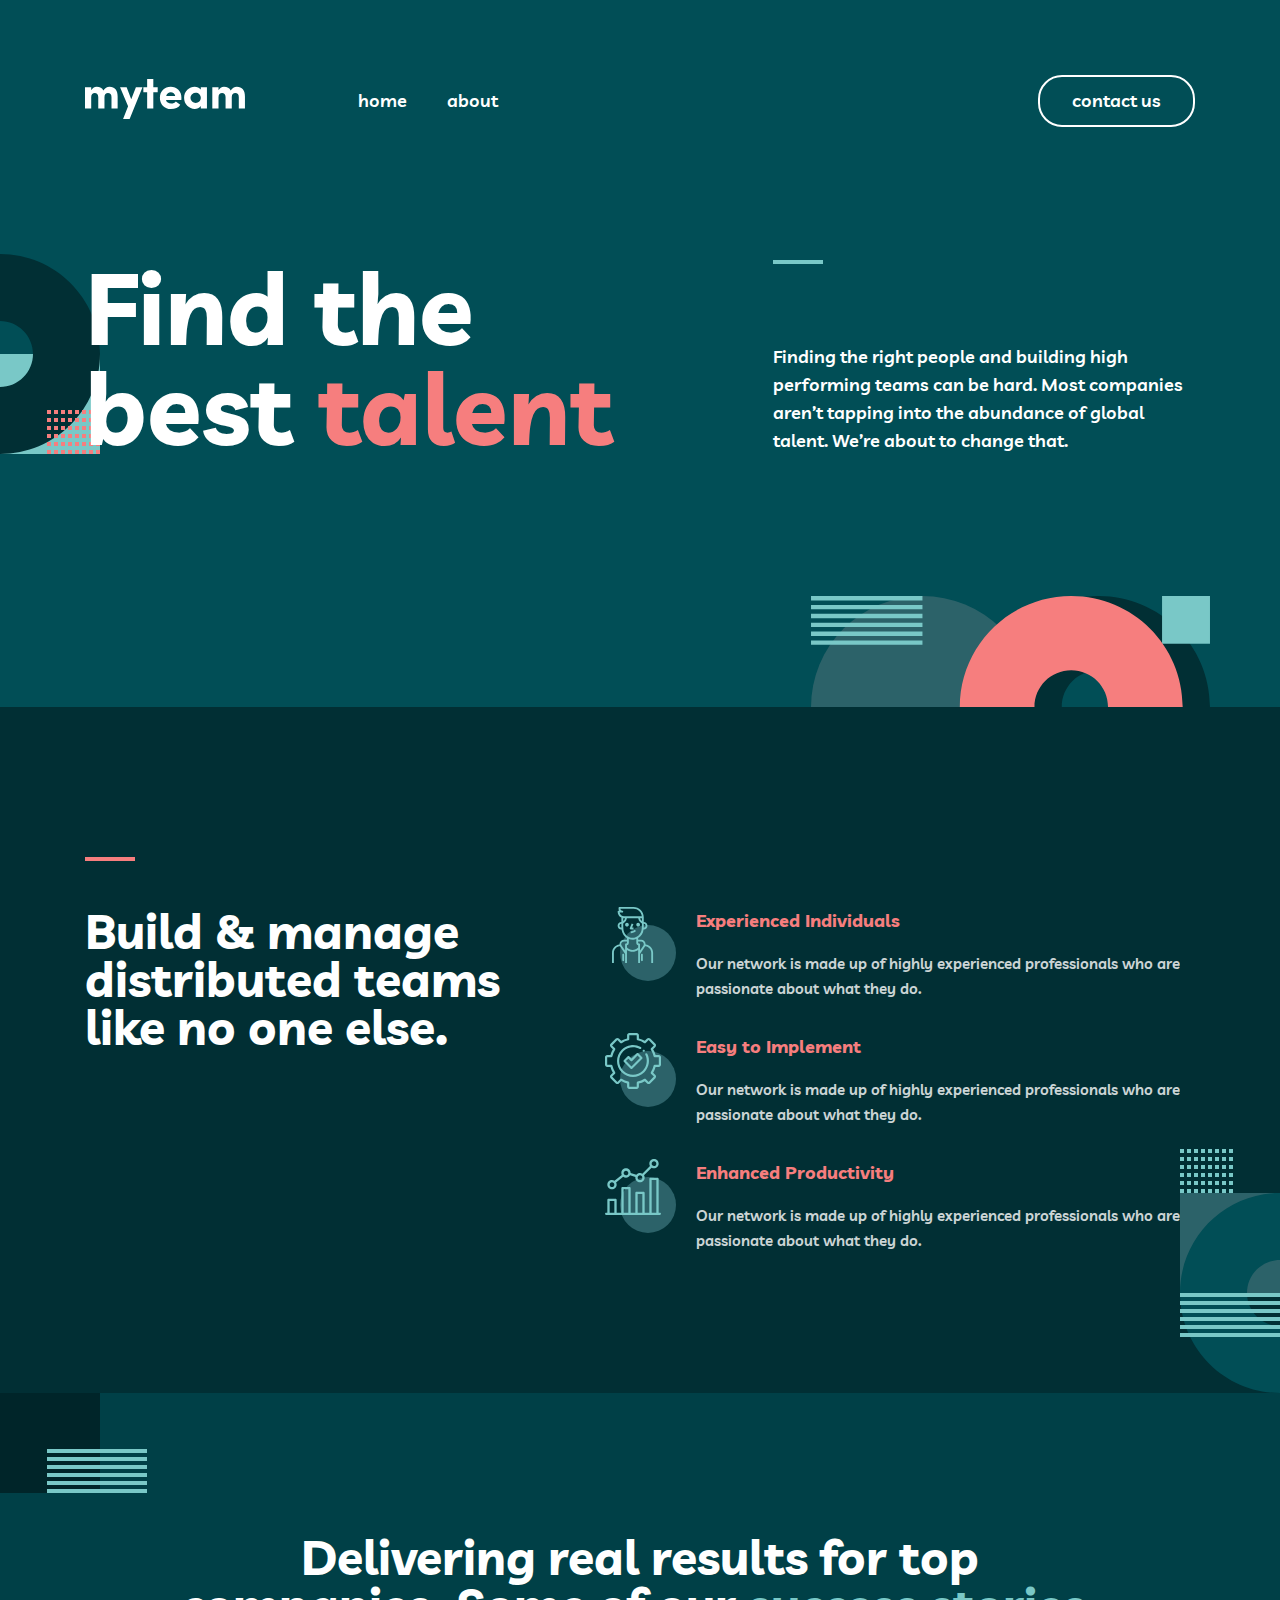
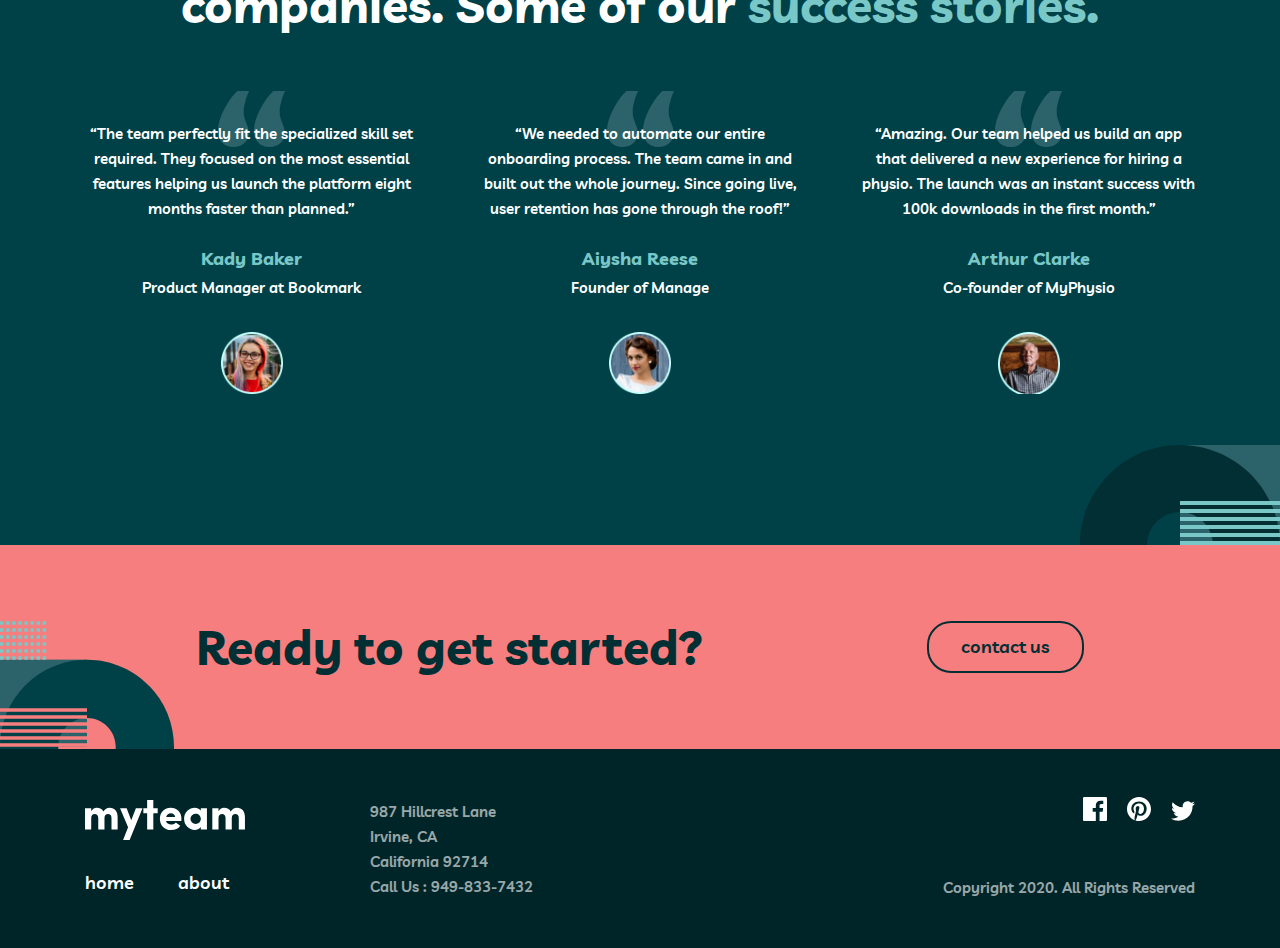
<file: index.html>
<!DOCTYPE html>
<html lang="en">

<head>
    <meta charset="UTF-8">
    <meta name="viewport" content="width=device-width, initial-scale=1.0">
    <link rel="stylesheet" href="./assets/styles/styles.css">
    <title> My Team | Home </title>
</head>

<body>
    <div class="modal">
        <div class="modal__overlay"></div>
        <div class="modal__window">
            <div class="modal-x">
                <a href="#" class="modal-x__btn">
                    <img src="./assets/Images/icons/moda-x.svg" alt="modal-x" class="x-btn-img">
                </a>
            </div>

            <div class="modal-bottom">
                <a href="#" class="nav-link">
                    home
                </a>

                <a href="#" class="nav-link">
                    about
                </a>

                <a href="#" class="nav-link--button">
                    contact us
                </a>
            </div>
        </div>
    </div>
    
    <!-- Header -->

    <header class="header">
        <div class="header__inner container">

            <!-- Navbar -->

            <nav class="nav">
                <div class="nav__left">
                    <a href="#" class="nav-logo">
                        <img src="./assets/Images/myteam.svg" alt="logo" class="nav-logo__Image">
                    </a>
                </div>

                <a href="javascript:void(0)" class="burger" id="burger">
                    <span class="burger__line"></span>
                    <span class="burger__line"></span>
                    <span class="burger__line"></span>
                </a>


                <div class="nav__right">
                    <a href="#" class="nav-link">
                        home
                    </a>

                    <a href="#" class="nav-link">
                        about
                    </a>

                    <a href="#" class="nav-link--button">
                        contact us
                    </a>
                </div>
            </nav>

            <!-- Site Hero -->

            <div class="site-hero">
                <div class="site-hero__left">
                    <h1 class="big-heading">
                        Find the best
                        <span class="big-heading--red">
                            talent
                        </span>
                    </h1>
                </div>


                <div class="site-hero__right">
                    <a href="JavaScript:Void(0)" class="hero-line"></a>

                    <p class="primary-text">
                        Finding the right people and building high performing teams can be hard. Most companies aren’t
                        tapping into the abundance of global talent. We’re about to change that.
                    </p>
                </div>


            </div>
        </div>
    </header>

    <!-- Main -->

    <main class="main">

        <!-- Team Section -->

        <div class="team-section">
            <div class="team-section__inner container">
                <div class="team-right">
                    <a href="JavaScript:Void(0)" class="team-right__line"></a>

                    <h2 class="team-right__heading">
                        Build & manage distributed teams like no one else.
                    </h2>
                </div>

                <div class="team-left">
                    <div class="team-left__item">
                        <div class="team-item-left">
                            <svg class="team-item-left__icon" width="56" height="56" viewBox="0 0 56 56"
                                xmlns="http://www.w3.org/2000/svg">
                                <path fill-rule="evenodd" clip-rule="evenodd"
                                    d="M14.4958 0H28.4958C34.1565 0 38.7625 4.606 38.7625 10.2666V10.2667V14.9333C40.8214 14.9333 42.4958 16.6078 42.4958 18.6667C42.4958 20.7256 40.8214 22.4 38.7625 22.4H38.55C38.2613 26.0674 36.1975 29.2747 33.1623 31.101V32.6667H36.1118C38.6029 32.6667 40.6292 34.693 40.6291 37.1842C40.6298 37.2541 40.6289 37.3238 40.6263 37.3934L40.7476 37.4014C44.9636 37.9624 48.0958 41.5427 48.0959 45.7333V56H46.2292V45.7334C46.2292 42.4733 43.7932 39.6891 40.561 39.258L40.1563 39.2323C40.0733 39.3986 39.9798 39.5606 39.8759 39.7172L35.0291 46.9513V56H33.1623V42.9565C31.5585 44.1449 29.6053 44.8 27.5625 44.8C25.5193 44.8 23.5662 44.1451 21.9625 42.9571V56H20.0958V46.9507L15.251 39.7198C15.1464 39.5623 15.0523 39.3996 14.9689 39.2326L14.5023 39.2634C11.3318 39.689 8.89576 42.4732 8.89576 45.7333V56H7.02905V45.7333C7.02905 41.5426 10.1613 37.9633 14.3165 37.407L14.4982 37.3946C14.4954 37.3215 14.4943 37.2481 14.495 37.1746C14.495 34.6929 16.5212 32.6666 19.0123 32.6666H21.9625V31.1315C19.2932 29.5509 17.3029 26.8626 16.72 23.577C16.6621 23.2503 16.6183 22.9208 16.5903 22.5904L16.5756 22.4H16.3625C14.3035 22.4 12.6292 20.7255 12.6292 18.6666C12.6292 16.6077 14.3035 14.9333 16.3625 14.9333H16.3639L16.3626 10.5691C14.1571 9.51877 12.6292 7.26788 12.6292 4.66659C12.6292 4.15144 13.0473 3.7333 13.5625 3.7333H14.0636C13.7445 3.18358 13.5625 2.54603 13.5625 1.86659V0.933297C13.5625 0.418141 13.9806 0 14.4958 0ZM33.1623 35.672V34.5334H36.1118C37.5733 34.5334 38.7625 35.7234 38.7625 37.1934C38.768 37.7264 38.615 38.2415 38.3229 38.6811L35.0291 43.5973V37.5387C35.0292 37.0226 34.6119 36.6053 34.0958 36.6053H33.9371C33.4891 36.5287 33.1586 36.1377 33.1623 35.672ZM29.5133 32.4996C30.1282 32.3806 30.7236 32.2126 31.2956 32V35.6636C31.2863 36.8807 32.0563 37.9363 33.1623 38.3254V40.4479C31.7314 42.032 29.7086 42.9333 27.5625 42.9333C25.4163 42.9333 23.3935 42.0319 21.9625 40.4494V38.3264C23.0676 37.9373 23.8375 36.8826 23.8292 35.672V32.0136C25.0092 32.4416 26.2729 32.6723 27.5728 32.6723C28.2121 32.6723 28.8618 32.6153 29.5133 32.4996ZM20.0958 37.5387V43.5959L16.804 38.6829C16.51 38.2414 16.357 37.7253 16.3626 37.1839C16.3625 35.7224 17.5515 34.5333 19.0132 34.5333H21.9625V35.6786C21.9653 36.1377 21.6358 36.5288 21.1878 36.6054H21.0291C20.5139 36.6054 20.0958 37.0226 20.0958 37.5387ZM35.1286 11.1999H36.896L36.8969 14.0611C36.1833 13.4162 35.4004 12.4564 35.1286 11.1999ZM33.2295 11.1999C33.6437 14.0413 35.8703 15.7542 36.8976 16.4045L36.8986 19.5273L36.7016 22.0715C36.4422 26.3238 33.3398 29.8584 29.1725 30.6647C24.2034 31.5467 19.4396 28.2213 18.5567 23.2503C18.5092 22.9796 18.4727 22.7071 18.4503 22.4401L18.2292 19.6V16.4032C19.2574 15.752 21.4814 14.0394 21.8953 11.1999H33.2295ZM16.3625 16.8H16.3644L16.3653 19.6719L16.4317 20.5333H16.3625C15.333 20.5333 14.4958 19.6961 14.4958 18.6666C14.4958 17.6372 15.333 16.8 16.3625 16.8ZM19.9963 11.1999C19.7247 12.4555 18.9424 13.4148 18.2292 14.0597V11.1334C18.534 11.1772 18.8457 11.1999 19.1625 11.1999H19.9963ZM38.7625 19.6V16.8C39.7919 16.8 40.6292 17.6372 40.6292 18.6667C40.6292 19.6961 39.792 20.5334 38.7625 20.5334H38.6912L38.7625 19.6ZM14.59 5.6C15.0232 7.72702 16.9094 9.3333 19.1625 9.3333V9.33341H36.8435C36.3778 5.13898 32.8125 1.8667 28.4958 1.8667H15.4291C15.4291 2.89625 16.2663 3.73341 17.2958 3.73341C17.8109 3.73341 18.2291 4.15155 18.2291 4.6667C18.2291 5.18186 17.8109 5.6 17.2958 5.6H14.59ZM23.8292 17.7333C23.8292 18.7642 22.9934 19.6 21.9625 19.6C20.9315 19.6 20.0958 18.7642 20.0958 17.7333C20.0958 16.7023 20.9315 15.8666 21.9625 15.8666C22.9934 15.8666 23.8292 16.7023 23.8292 17.7333ZM33.1625 19.6C34.1934 19.6 35.0292 18.7642 35.0292 17.7333C35.0292 16.7023 34.1934 15.8666 33.1625 15.8666C32.1315 15.8666 31.2958 16.7023 31.2958 17.7333C31.2958 18.7642 32.1315 19.6 33.1625 19.6ZM27.0743 20.5333L28.4286 17.1472L26.6954 16.4537L24.8287 21.1204C24.7139 21.4079 24.7494 21.7346 24.923 21.9903C25.0966 22.246 25.386 22.4 25.6959 22.4H28.4959V20.5333H27.0743ZM25.8545 24.2667C27.3076 24.2657 28.674 23.7001 29.7026 22.6726L31.0223 23.9933C29.6419 25.3727 27.806 26.1324 25.8545 26.1334H25.6958V24.2667H25.8545ZM17.2959 47.6C17.2959 47.0839 17.714 46.6667 18.2292 46.6667C18.7443 46.6667 19.1625 47.0839 19.1625 47.6V53.2C19.1625 53.7161 18.7443 54.1333 18.2292 54.1333C17.714 54.1333 17.2959 53.7161 17.2959 53.2V47.6ZM35.9625 47.6C35.9625 47.0839 36.3796 46.6667 36.8958 46.6667C37.4119 46.6667 37.8292 47.0839 37.8291 47.6V53.2C37.8291 53.7161 37.4119 54.1333 36.8958 54.1333C36.3796 54.1333 35.9625 53.7161 35.9625 53.2V47.6Z" />
                            </svg>
                        </div>

                        <div class="team-item-right">
                            <h3 class="team-item-right__heading">
                                Experienced Individuals
                            </h3>

                            <p class="team-item-right__text">
                                Our network is made up of highly experienced professionals who are passionate about what
                                they do.
                            </p>
                        </div>
                    </div>

                    <div class="team-left__item">
                        <div class="team-item-left">
                            <svg class="team-item-left__icon" width="56" height="56" viewBox="0 0 56 56"
                                xmlns="http://www.w3.org/2000/svg">
                                <path fill-rule="evenodd" clip-rule="evenodd"
                                    d="M33.9062 53.8125C33.9062 55.0186 32.9249 56 31.7188 56H24.2812C23.0751 56 22.0938 55.0186 22.0938 53.8125V50.5471C20.0357 50.0092 18.0717 49.1948 16.2354 48.1177L13.9244 50.4287C13.0712 51.2815 11.6835 51.2815 10.8307 50.4287L5.57129 45.1693C4.71851 44.3165 4.71851 42.9288 5.57129 42.076L7.88226 39.7646C6.80518 37.9283 5.99084 35.9643 5.45294 33.9062H2.1875C0.981384 33.9062 0 32.9249 0 31.7188V24.2812C0 23.0751 0.981384 22.0938 2.1875 22.0938H5.44568C5.98187 20.0323 6.79535 18.0648 7.87244 16.2251L5.57129 13.924C4.71851 13.0712 4.71851 11.6835 5.57129 10.8307L10.8307 5.57129C11.6835 4.71851 13.0712 4.71851 13.9244 5.57129L16.2174 7.86475C18.0588 6.78253 20.0289 5.96478 22.0938 5.42517V2.1875C22.0938 0.981384 23.0751 0 24.2812 0H31.7188C32.9249 0 33.9062 0.981384 33.9062 2.1875V5.41791C35.9741 5.95581 37.948 6.77271 39.7924 7.85449L42.076 5.57129C42.9288 4.71851 44.3165 4.71851 45.1693 5.57129L50.4287 10.8307C51.2815 11.6835 51.2815 13.0712 50.4287 13.9244L48.1455 16.2076C49.2273 18.052 50.0442 20.0259 50.5821 22.0938H53.8125C55.0186 22.0938 56 23.0751 56 24.2812V31.7188C56 32.9249 55.0186 33.9062 53.8125 33.9062H50.5748C50.0352 35.9711 49.217 37.9412 48.1353 39.7826L50.4283 42.076C51.2811 42.9288 51.2811 44.3165 50.4283 45.1693L45.1693 50.4287C44.3165 51.2815 42.9288 51.2815 42.0756 50.4287L39.7749 48.1276C37.9348 49.2047 35.9673 50.0181 33.9062 50.5543V53.8125ZM16.0713 45.641C16.2747 45.641 16.4785 45.6974 16.6596 45.8127C18.7407 47.1415 21.0167 48.0853 23.4238 48.618C23.9249 48.7291 24.2812 49.173 24.2812 49.6862V53.8125H31.7188V49.6921C31.7188 49.1786 32.0759 48.7343 32.5775 48.624C34.988 48.0934 37.2674 47.1509 39.3519 45.823C39.7843 45.5474 40.3504 45.6094 40.7131 45.9721L43.6227 48.8817L48.8817 43.6227L45.9785 40.7195C45.6154 40.3564 45.5538 39.7894 45.8307 39.3566C47.1641 37.2717 48.1118 34.9902 48.6462 32.5762C48.7569 32.0751 49.2012 31.7188 49.7139 31.7188H53.8125V24.2812H49.7199C49.2064 24.2812 48.762 23.9241 48.6518 23.4225C48.1199 21.0051 47.174 18.7202 45.8405 16.6318C45.5645 16.199 45.6265 15.6329 45.9892 15.2698L48.8817 12.3773L43.6227 7.11835L40.7302 10.0108C40.3675 10.3735 39.801 10.4355 39.3682 10.1595C37.2798 8.82605 34.9949 7.88055 32.5775 7.34821C32.0759 7.23798 31.7188 6.79364 31.7188 6.28009V2.1875H24.2812V6.28607C24.2812 6.79919 23.9249 7.2431 23.4242 7.35419C21.0098 7.88867 18.7283 8.83588 16.6434 10.1693C16.211 10.4462 15.6436 10.3846 15.2809 10.0215L12.3773 7.11835L7.11835 12.3773L10.0279 15.2873C10.3906 15.6496 10.4526 16.2157 10.177 16.6481C8.84912 18.7326 7.90662 21.012 7.37598 23.4225C7.26575 23.9241 6.82141 24.2812 6.30786 24.2812H2.1875V31.7188H6.31384C6.82697 31.7188 7.27087 32.0755 7.38196 32.5762C7.91473 34.9838 8.85895 37.2593 10.1873 39.3404C10.4633 39.7732 10.4017 40.3397 10.0386 40.7025L7.11835 43.6227L12.3773 48.8821L15.2975 45.9614C15.509 45.7504 15.7889 45.641 16.0713 45.641ZM16.7083 39.2917C19.8217 42.4046 23.9108 43.9615 28 43.9615C32.0892 43.9615 36.1783 42.4046 39.2917 39.2917C44.1597 34.4241 45.3646 27.0182 42.2901 20.8641C42.0201 20.3237 41.363 20.1041 40.8229 20.3741C40.2825 20.6441 40.0633 21.3012 40.3333 21.8417C42.9865 27.1528 41.9462 33.5439 37.7451 37.7451C35.0581 40.432 31.5295 41.7753 28 41.7748C24.4714 41.7744 20.9419 40.4312 18.2554 37.7451C12.8819 32.3716 12.8819 23.6284 18.2554 18.2554C22.6026 13.9077 29.38 12.9691 34.736 15.9726C35.2628 16.2682 35.9293 16.0807 36.2249 15.5535C36.5201 15.0267 36.3326 14.3602 35.8058 14.0649C32.8296 12.3961 29.3181 11.7219 25.9167 12.1671C22.4039 12.6268 19.2197 14.1974 16.7083 16.7083C10.4821 22.9346 10.4821 33.0654 16.7083 39.2917ZM38.7572 18.8138C38.4684 18.8138 38.1873 18.6976 37.9826 18.4929C37.7792 18.2896 37.6635 18.0084 37.6635 17.72C37.6635 17.4321 37.7792 17.1501 37.9826 16.9467C38.186 16.7429 38.4684 16.6263 38.7572 16.6263C39.0447 16.6263 39.3267 16.7429 39.5305 16.9467C39.7339 17.1501 39.851 17.4321 39.851 17.72C39.851 18.0084 39.7339 18.2896 39.5305 18.4929C39.3259 18.6976 39.0447 18.8138 38.7572 18.8138ZM26.4564 36.0574C26.1663 36.0574 25.8881 35.9421 25.683 35.737L18.7664 28.8199C18.3391 28.3931 18.3391 27.7005 18.7664 27.2733L22.6893 23.3499C22.8944 23.1448 23.1725 23.0298 23.4626 23.0298C23.7527 23.0298 24.0313 23.1448 24.2364 23.3499L26.4564 25.5703L31.764 20.263C32.1909 19.8358 32.8834 19.8358 33.3107 20.263L37.2341 24.1864C37.6609 24.6132 37.6609 25.3058 37.2341 25.733L27.2301 35.737C27.0246 35.9421 26.7465 36.0574 26.4564 36.0574ZM21.0863 28.0466L26.4564 33.4166L34.9137 24.9597L32.5374 22.5834L27.2301 27.8906C27.025 28.0957 26.7465 28.2111 26.4564 28.2111C26.1663 28.2111 25.8881 28.0957 25.683 27.8906L23.4626 25.6702L21.0863 28.0466Z" />
                            </svg>
                        </div>

                        <div class="team-item-right">
                            <h3 class="team-item-right__heading">
                                Easy to Implement
                            </h3>

                            <p class="team-item-right__text">
                                Our network is made up of highly experienced professionals who are passionate about what
                                they do.
                            </p>
                        </div>
                    </div>

                    <div class="team-left__item">
                        <div class="team-item-left">
                            <svg class="team-item-left__icon" width="56" height="56" viewBox="0 0 56 56"
                                xmlns="http://www.w3.org/2000/svg">
                                <path fill-rule="evenodd" clip-rule="evenodd"
                                    d="M44.3333 4.6667C44.3333 2.093 46.4263 0 49 0C51.5737 0 53.6667 2.093 53.6667 4.6667C53.6667 7.24041 51.5737 9.33341 49 9.33341C48.1355 9.33341 47.3252 9.09726 46.6303 8.68608L39.0194 16.297C39.4306 16.992 39.6667 17.8022 39.6667 18.6667C39.6667 21.2404 37.5737 23.3334 35 23.3334C32.4263 23.3334 30.3333 21.2404 30.3333 18.6667C30.3333 18.4032 30.3552 18.1447 30.3974 17.893L25.0246 16.3608C24.2129 17.7396 22.7129 18.6667 21 18.6667C19.9493 18.6667 18.9788 18.3179 18.1981 17.73L11.0811 23.4046C11.4541 24.075 11.6667 24.8465 11.6667 25.6667C11.6667 28.2404 9.5737 30.3334 7 30.3334C4.4263 30.3334 2.3333 28.2404 2.3333 25.6667C2.3333 23.093 4.4263 21 7 21C7.90488 21 8.75035 21.2587 9.46631 21.7061L16.7404 15.9062C16.4788 15.3239 16.3333 14.6787 16.3333 14C16.3333 11.4263 18.4263 9.3333 21 9.3333C23.5737 9.3333 25.6667 11.4263 25.6667 14C25.6667 14.0389 25.6662 14.0777 25.6653 14.1165L31.3656 15.742C32.2217 14.6803 33.5327 14 35 14C35.8645 14 36.6748 14.2361 37.3697 14.6473L44.9806 7.03637C44.5694 6.34145 44.3333 5.5312 44.3333 4.6667ZM19.2225 15.5101C19.209 15.491 19.1948 15.4722 19.18 15.4537C19.1649 15.4348 19.1494 15.4164 19.1334 15.3987C18.8404 15.0086 18.6667 14.524 18.6667 14C18.6667 12.7143 19.712 11.6667 21 11.6667C22.288 11.6667 23.3333 12.7144 23.3333 14C23.3333 15.2857 22.288 16.3333 21 16.3333C20.2882 16.3333 19.6506 16.0133 19.2225 15.5101ZM8.61291 23.982C8.1938 23.5805 7.62552 23.3334 7 23.3334C5.712 23.3334 4.6667 24.381 4.6667 25.6667C4.6667 26.9523 5.712 28 7 28C8.288 28 9.3333 26.9523 9.3333 25.6667C9.3333 25.0421 9.08657 24.4737 8.68515 24.0543C8.66023 24.0314 8.63612 24.0073 8.61291 23.982ZM47.3975 6.3613C47.3831 6.34522 47.3681 6.32945 47.3527 6.314C47.3373 6.29859 47.3215 6.28369 47.3055 6.26933C46.9096 5.85087 46.6667 5.28643 46.6667 4.6667C46.6667 3.381 47.712 2.33341 49 2.33341C50.288 2.33341 51.3333 3.38111 51.3333 4.6667C51.3333 5.9523 50.288 7 49 7C48.3796 7 47.8155 6.75694 47.3975 6.3613ZM52.5 18.6667C53.144 18.6667 53.6667 19.1893 53.6667 19.8334V53.6667H54.8333C55.4773 53.6667 56 54.1893 56.0001 54.8333C56.0001 55.4773 55.4774 56 54.8334 56H52.5159L52.5 56.0001H45.5L45.4841 56H38.5159L38.5 56.0001H31.5L31.4841 56H24.5159L24.5 56.0001H17.5L17.4841 56H10.5H3.5H1.1667C0.522703 56 0 55.4773 0 54.8333C0 54.1893 0.522703 53.6667 1.1667 53.6667H2.3333V40.8334C2.3333 40.1894 2.856 39.6667 3.5 39.6667H10.5C11.144 39.6667 11.6667 40.1893 11.6667 40.8333V53.6667H16.3333V29.1667C16.3333 28.5227 16.856 28 17.5 28H24.5C25.144 28 25.6667 28.5227 25.6667 29.1667V53.6667H30.3333V33.8334C30.3333 33.1894 30.856 32.6667 31.5 32.6667H38.5C39.144 32.6667 39.6667 33.1893 39.6667 33.8334V53.6667H44.3333V19.8334C44.3333 19.1894 44.856 18.6667 45.5 18.6667H52.5ZM51.3333 21V53.6667H46.6666V21H51.3333ZM37.3333 53.6667V35H32.6666V53.6667H37.3333ZM18.6666 30.3333H23.3333V53.6667H18.6666V30.3333ZM9.33341 53.6667V42H4.6667V53.6667H9.3333H9.33341ZM35 21C33.712 21 32.6667 19.9523 32.6667 18.6667C32.6667 17.381 33.712 16.3334 35 16.3334C36.288 16.3334 37.3333 17.3811 37.3333 18.6667C37.3333 19.9523 36.288 21 35 21Z" />
                            </svg>
                        </div>

                        <div class="team-item-right">
                            <h3 class="team-item-right__heading">
                                Enhanced Productivity
                            </h3>

                            <p class="team-item-right__text">
                                Our network is made up of highly experienced professionals who are passionate about what
                                they do.
                            </p>
                        </div>
                    </div>
                </div>
            </div>
        </div>

        <!-- Stories Section -->

        <div class="stories-section">
            <div class="stories-section__inner container">
                <div class="stories-top">
                    <h2 class="stories-top__heading">
                        Delivering real results for top companies. Some of our
                        <span class="blue-text">
                            success stories.
                        </span>
                    </h2>
                </div>

                <div class="stories-bottom">
                    <div class="stories-bottom__item">
                        <blockquote class="primary-text">
                            “The team perfectly fit the specialized skill set required. They focused on the most
                            essential features helping us launch the platform eight months faster than planned.”
                        </blockquote>

                        <h3 class="name-heading">
                            Kady Baker
                        </h3>

                        <p class="primary-text--bottom">
                            Product Manager at Bookmark
                        </p>

                        <img src="./assets/Images/Oval@2x.png" alt="team" class="team-img">
                    </div>

                    <div class="stories-bottom__item">
                        <blockquote class="primary-text">
                            “We needed to automate our entire onboarding process. The team came in and built out the
                            whole journey. Since going live, user retention has gone through the roof!”
                        </blockquote>
                        <h3 class="name-heading">
                            Aiysha Reese
                        </h3>

                        <p class="primary-text--bottom">
                            Founder of Manage
                        </p>

                        <img src="./assets/Images/oval3.png" alt="team" class="team-img">
                    </div>

                    <div class="stories-bottom__item">
                        <blockquote class="primary-text">
                            “Amazing. Our team helped us build an app that delivered a new experience for hiring a
                            physio. The launch was an instant success with 100k downloads in the first month.”
                        </blockquote>

                        <h3 class="name-heading">
                            Arthur Clarke
                        </h3>

                        <p class="primary-text--bottom">
                            Co-founder of MyPhysio
                        </p>

                        <img src="./assets/Images/oval2.png" alt="team" class="team-img">
                    </div>
                </div>
            </div>
        </div>

        <!-- Little Red Section -->

        <div class="little-section">
            <div class="little-section__inner container">
                <h2 class="primary-heading--blue">
                    Ready to get started?
                </h2>

                <a href="#" class="primary-button">
                    contact us
                </a>
            </div>
        </div>
    </main>

    <!-- Footer -->

    <footer class="footer-desk">
        <div class="footer-desk__inner container">
            <div class="footer-left">
                <div class="footer-left__inner">
                    <a href="#" class="logo">
                        <img src="./assets/Images/myteam.svg" alt="logo" class="logo__img">
                    </a>

                    <div class="footer-links">
                        <a href="#" class="footer-links__link">
                            home
                        </a>

                        <a href="#" class="footer-links__link">
                            about
                        </a>
                    </div>
                </div>

                <div class="footer-left__right">
                    <a href="#" class="adress">987 Hillcrest Lane</a>
                    <a href="#" class="adress">Irvine, CA</a>
                    <a href="#" class="adress">California 92714</a>
                    <a href="tel:+9498337432" class="adress">Call Us : 949-833-7432</a>
                </div>
            </div>

            <div class="footer-right">
                <div class="footer-right__top">
                    <a href="#" class="socials">
                        <svg width="24" height="24" viewBox="0 0 24 24" xmlns="http://www.w3.org/2000/svg"
                            class="socials__icon">
                            <path
                                d="M22.675 0H1.325C0.593 0 0 0.593 0 1.325V22.676C0 23.407 0.593 24 1.325 24H12.82V14.706H9.692V11.084H12.82V8.413C12.82 5.313 14.713 3.625 17.479 3.625C18.804 3.625 19.942 3.724 20.274 3.768V7.008L18.356 7.009C16.852 7.009 16.561 7.724 16.561 8.772V11.085H20.148L19.681 14.707H16.561V24H22.677C23.407 24 24 23.407 24 22.675V1.325C24 0.593 23.407 0 22.675 0Z" />
                        </svg>
                    </a>

                    <a href="#" class="socials">
                        <svg width="24" height="24" viewBox="0 0 24 24" xmlns="http://www.w3.org/2000/svg"
                            class="socials__icon">
                            <path id="Path"
                                d="M12 0C5.373 0 0 5.372 0 12C0 17.084 3.163 21.426 7.627 23.174C7.522 22.225 7.427 20.769 7.669 19.733C7.887 18.796 9.076 13.768 9.076 13.768C9.076 13.768 8.717 13.049 8.717 11.986C8.717 10.318 9.684 9.072 10.888 9.072C11.911 9.072 12.406 9.841 12.406 10.762C12.406 11.791 11.751 13.33 11.412 14.757C11.129 15.951 12.011 16.926 13.189 16.926C15.322 16.926 16.961 14.677 16.961 11.431C16.961 8.558 14.897 6.549 11.949 6.549C8.535 6.549 6.531 9.11 6.531 11.756C6.531 12.787 6.928 13.894 7.424 14.494C7.522 14.613 7.536 14.718 7.507 14.839L7.174 16.199C7.121 16.419 7 16.466 6.772 16.36C5.273 15.662 4.336 13.471 4.336 11.711C4.336 7.926 7.086 4.449 12.265 4.449C16.428 4.449 19.663 7.416 19.663 11.38C19.663 15.516 17.056 18.844 13.436 18.844C12.22 18.844 11.077 18.213 10.686 17.466L9.938 20.319C9.667 21.362 8.936 22.669 8.446 23.465C9.57 23.812 10.763 24 12 24C18.627 24 24 18.627 24 12C24 5.372 18.627 0 12 0Z" />
                        </svg>
                    </a>

                    <a href="#" class="socials">
                        <svg width="24" height="20" viewBox="0 0 24 20" xmlns="http://www.w3.org/2000/svg"
                            class="socials__icon">
                            <path id="Path"
                                d="M24 2.55699C23.117 2.94899 22.168 3.21299 21.172 3.33199C22.189 2.72299 22.97 1.75799 23.337 0.607986C22.386 1.17199 21.332 1.58199 20.21 1.80299C19.313 0.845986 18.032 0.247986 16.616 0.247986C13.437 0.247986 11.101 3.21399 11.819 6.29299C7.728 6.08799 4.1 4.12799 1.671 1.14899C0.381 3.36199 1.002 6.25699 3.194 7.72299C2.388 7.69699 1.628 7.47599 0.965 7.10699C0.911 9.38799 2.546 11.522 4.914 11.997C4.221 12.185 3.462 12.229 2.69 12.081C3.316 14.037 5.134 15.46 7.29 15.5C5.22 17.123 2.612 17.848 0 17.54C2.179 18.937 4.768 19.752 7.548 19.752C16.69 19.752 21.855 12.031 21.543 5.10599C22.505 4.41099 23.34 3.54399 24 2.55699Z" />
                        </svg>
                    </a>
                </div>

                <p class="footer-right__copyright">
                    Copyright 2020. All Rights Reserved
                </p>
            </div>
        </div>
    </footer>

    <footer class="footer-tab">
        <div class="footer-tab__inner container">
            <div class="footer-left">
                <a href="#" class="footer-left__logo">
                    <img src="./assets/Images/myteam.svg" alt="logo" class="logo-img">
                </a>

                <div class="footer-links">
                    <a href="#" class="footer-links__link">
                        home
                    </a>

                    <a href="#" class="footer-links__link">
                        about
                    </a>
                </div>

                <div class="footer-right">
                    <div class="footer-right__top">
                        <a href="#" class="socials">
                            <svg width="24" height="24" viewBox="0 0 24 24" xmlns="http://www.w3.org/2000/svg"
                                class="socials__icon">
                                <path
                                    d="M22.675 0H1.325C0.593 0 0 0.593 0 1.325V22.676C0 23.407 0.593 24 1.325 24H12.82V14.706H9.692V11.084H12.82V8.413C12.82 5.313 14.713 3.625 17.479 3.625C18.804 3.625 19.942 3.724 20.274 3.768V7.008L18.356 7.009C16.852 7.009 16.561 7.724 16.561 8.772V11.085H20.148L19.681 14.707H16.561V24H22.677C23.407 24 24 23.407 24 22.675V1.325C24 0.593 23.407 0 22.675 0Z" />
                            </svg>
                        </a>

                        <a href="#" class="socials">
                            <svg width="24" height="24" viewBox="0 0 24 24" xmlns="http://www.w3.org/2000/svg"
                                class="socials__icon">
                                <path id="Path"
                                    d="M12 0C5.373 0 0 5.372 0 12C0 17.084 3.163 21.426 7.627 23.174C7.522 22.225 7.427 20.769 7.669 19.733C7.887 18.796 9.076 13.768 9.076 13.768C9.076 13.768 8.717 13.049 8.717 11.986C8.717 10.318 9.684 9.072 10.888 9.072C11.911 9.072 12.406 9.841 12.406 10.762C12.406 11.791 11.751 13.33 11.412 14.757C11.129 15.951 12.011 16.926 13.189 16.926C15.322 16.926 16.961 14.677 16.961 11.431C16.961 8.558 14.897 6.549 11.949 6.549C8.535 6.549 6.531 9.11 6.531 11.756C6.531 12.787 6.928 13.894 7.424 14.494C7.522 14.613 7.536 14.718 7.507 14.839L7.174 16.199C7.121 16.419 7 16.466 6.772 16.36C5.273 15.662 4.336 13.471 4.336 11.711C4.336 7.926 7.086 4.449 12.265 4.449C16.428 4.449 19.663 7.416 19.663 11.38C19.663 15.516 17.056 18.844 13.436 18.844C12.22 18.844 11.077 18.213 10.686 17.466L9.938 20.319C9.667 21.362 8.936 22.669 8.446 23.465C9.57 23.812 10.763 24 12 24C18.627 24 24 18.627 24 12C24 5.372 18.627 0 12 0Z" />
                            </svg>
                        </a>

                        <a href="#" class="socials">
                            <svg width="24" height="20" viewBox="0 0 24 20" xmlns="http://www.w3.org/2000/svg"
                                class="socials__icon">
                                <path id="Path"
                                    d="M24 2.55699C23.117 2.94899 22.168 3.21299 21.172 3.33199C22.189 2.72299 22.97 1.75799 23.337 0.607986C22.386 1.17199 21.332 1.58199 20.21 1.80299C19.313 0.845986 18.032 0.247986 16.616 0.247986C13.437 0.247986 11.101 3.21399 11.819 6.29299C7.728 6.08799 4.1 4.12799 1.671 1.14899C0.381 3.36199 1.002 6.25699 3.194 7.72299C2.388 7.69699 1.628 7.47599 0.965 7.10699C0.911 9.38799 2.546 11.522 4.914 11.997C4.221 12.185 3.462 12.229 2.69 12.081C3.316 14.037 5.134 15.46 7.29 15.5C5.22 17.123 2.612 17.848 0 17.54C2.179 18.937 4.768 19.752 7.548 19.752C16.69 19.752 21.855 12.031 21.543 5.10599C22.505 4.41099 23.34 3.54399 24 2.55699Z" />
                            </svg>
                        </a>
                    </div>
                </div>
            </div>

            <div class="footer-right">
                <div class="footer-right__inner">
                    <a href="#" class="adress">987 Hillcrest Lane</a>
                    <a href="#" class="adress">Irvine, CA</a>
                    <a href="#" class="adress">California 92714</a>
                    <a href="tel:+9498337432" class="adress">Call Us : 949-833-7432</a>
                </div>

                <p class="footer-right__copyright">
                    Copyright 2020. All Rights Reserved
                </p>

            </div>
        </div>
    </footer>


    <script src="./assets/scripts/Main.js"></script>
</body>

</html>
</file>
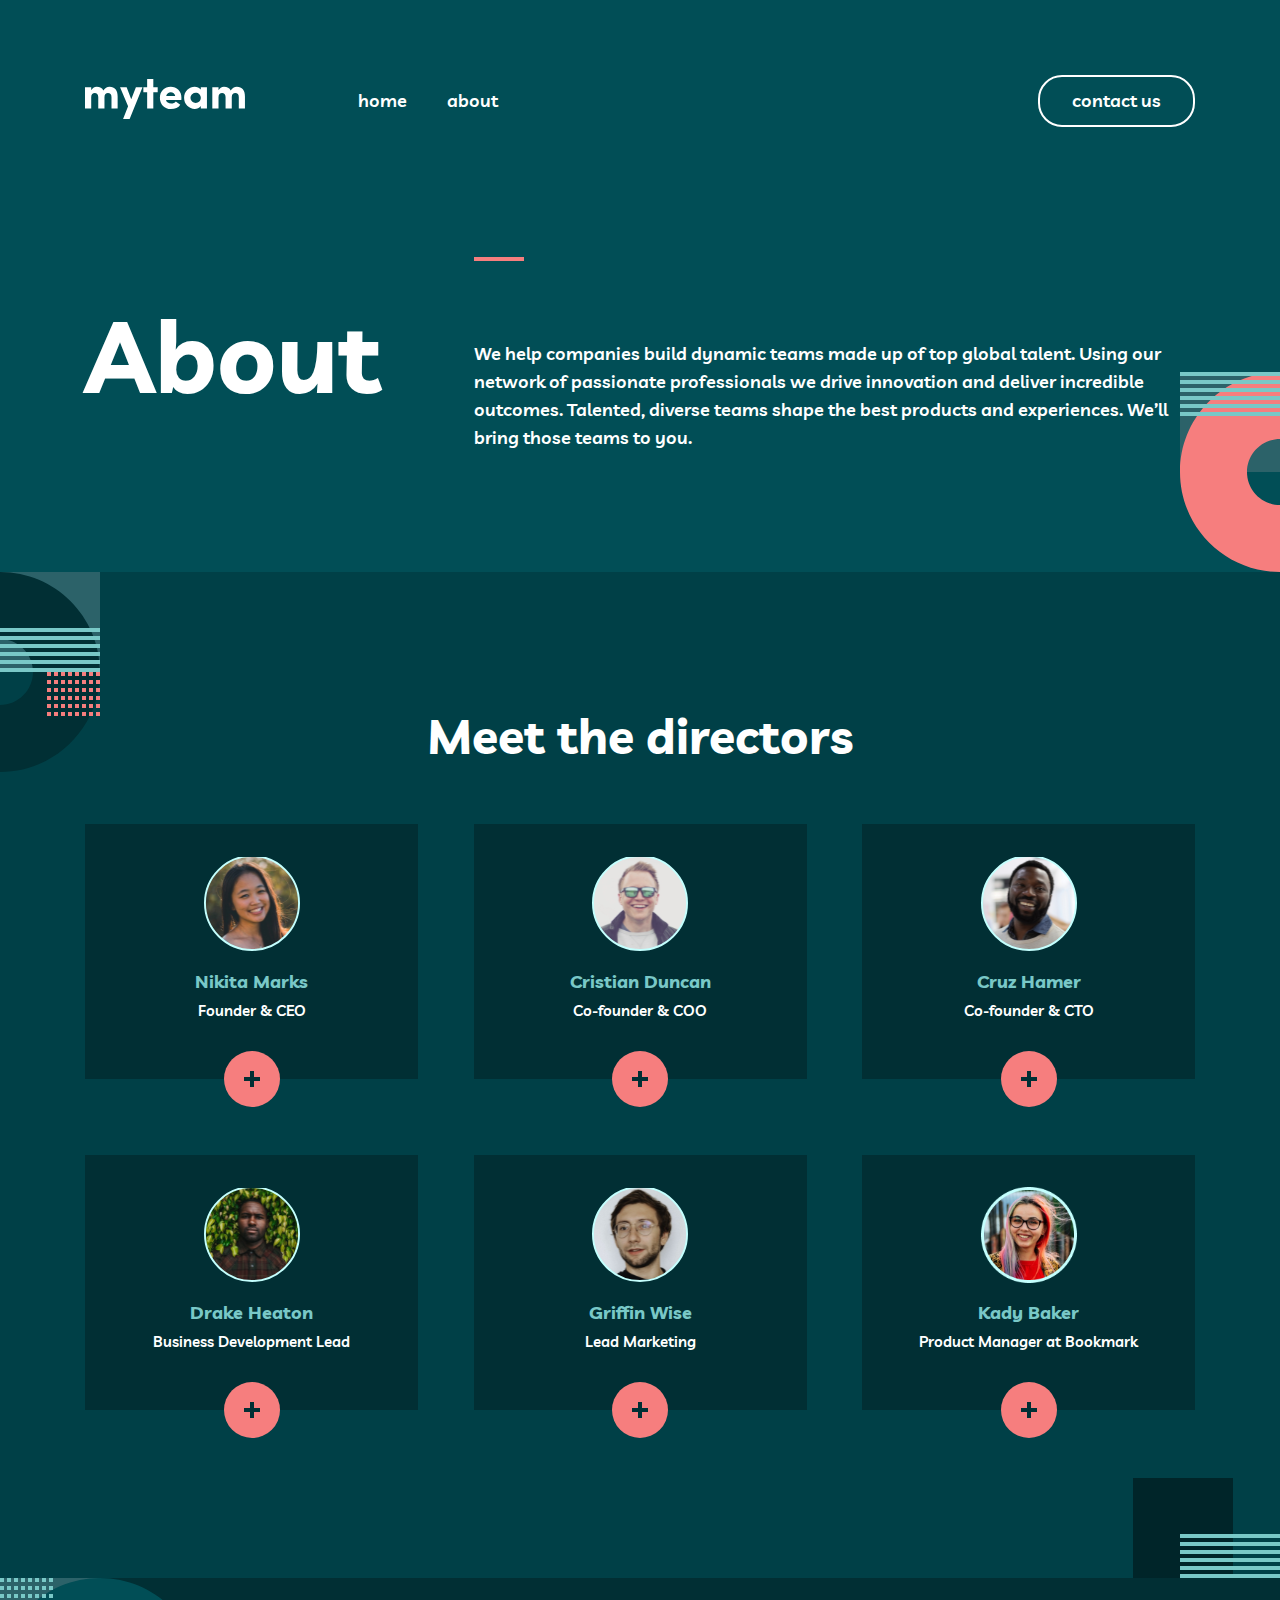
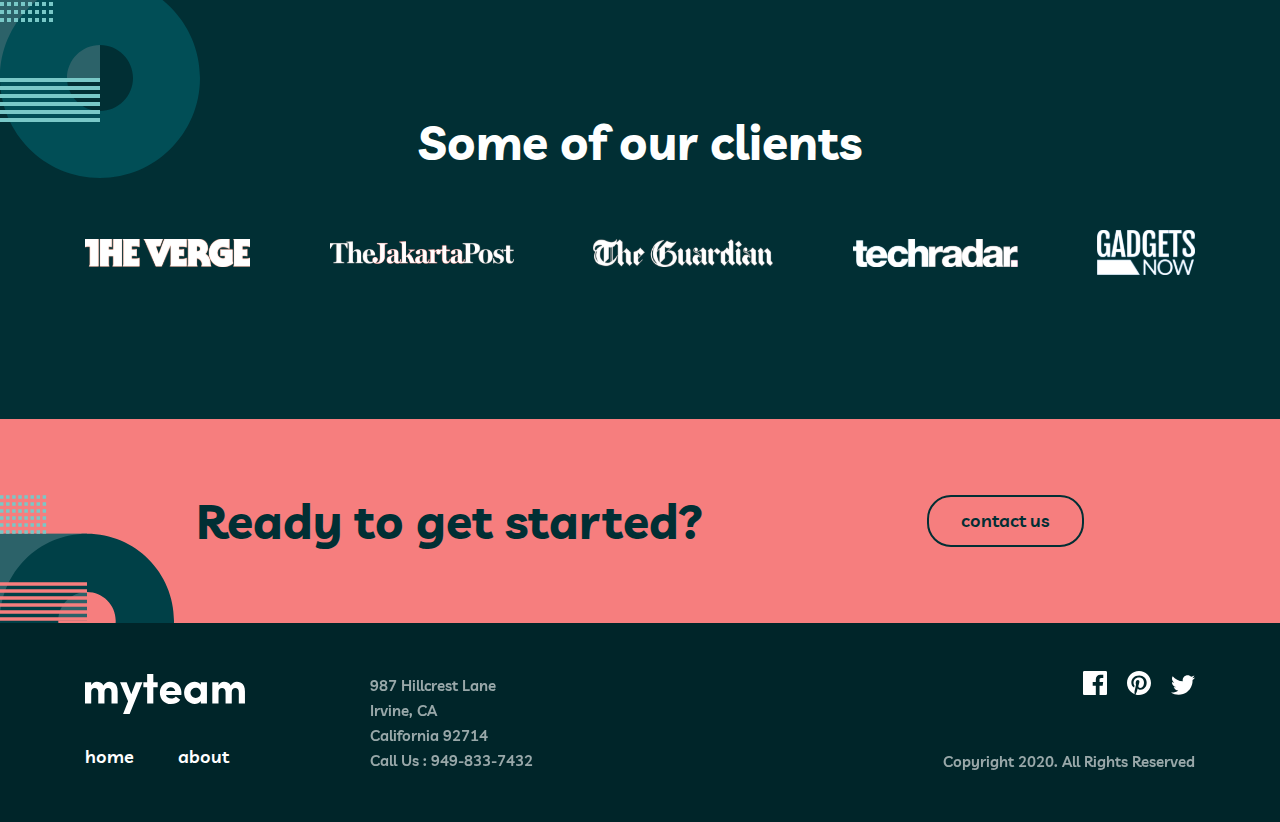
<file: about.html>
<!DOCTYPE html>
<html lang="en">

<head>
    <meta charset="UTF-8">
    <meta name="viewport" content="width=device-width, initial-scale=1.0">
    <link rel="stylesheet" href="./assets/styles/styles.css">
    <title>About | My Team</title>
</head>

<body>
    <div class="modal">
        <div class="modal__overlay"></div>
        <div class="modal__window">
            <div class="modal-x">
                <a href="#" class="modal-x__btn">
                    <img src="./assets/Images/icons/moda-x.svg" alt="modal-x" class="x-btn-img">
                </a>
            </div>

            <div class="modal-bottom">
                <a href="#" class="nav-link">
                    home
                </a>

                <a href="#" class="nav-link">
                    about
                </a>

                <a href="#" class="nav-link--button">
                    contact us
                </a>
            </div>
        </div>
    </div>

    <!-- Header -->

    <header class="header-about">
        <div class="header-about__inner container">

            <!-- Navbar -->

            <nav class="nav">
                <div class="nav__left">
                    <a href="#" class="nav-logo">
                        <img src="./assets/Images/myteam.svg" alt="logo" class="nav-logo__Image">
                    </a>
                </div>

                <a href="javascript:void(0)" class="burger" id="burger">
                    <span class="burger__line"></span>
                    <span class="burger__line"></span>
                    <span class="burger__line"></span>
                </a>


                <div class="nav__right">
                    <a href="#" class="nav-link">
                        home
                    </a>

                    <a href="#" class="nav-link">
                        about
                    </a>

                    <a href="#" class="nav-link--button">
                        contact us
                    </a>
                </div>
            </nav>

            <!-- Site Hero -->

            <div class="site-hero-about">
                <div class="site-hero-about__left">
                    <h1 class="big-heading">
                        About
                    </h1>
                </div>


                <div class="site-hero-about__right about">
                    <a href="JavaScript:Void(0)" class="hero-line about"></a>

                    <p class="primary-text">
                        We help companies build dynamic teams made up of top global talent. Using our network of
                        passionate professionals we drive innovation and deliver incredible outcomes. Talented, diverse
                        teams shape the best products and experiences. We’ll bring those teams to you.
                    </p>
                </div>


            </div>
        </div>
    </header>

    <!-- Main -->

    <main>

        <!-- Team Section About -->

        <div class="team-about">
            <div class="team-about__inner container">
                <h2 class="primary-heading">
                    Meet the directors
                </h2>

                <div class="our-team">
                    <div class="our-team__item" data-item-order="0">
                        <div class="team-first-item">
                            <img src="./assets/Images/chiroylik.svg" alt="team" class="our-image">

                            <h3 class="name-heading">
                                Nikita Marks
                            </h3>

                            <p class="primary-text--bottom">
                                Founder & CEO
                            </p>
                        </div>

                        <div class="team-modal" tabindex="-1">
                            <div class="modal-dialog">
                                <div class="modal-content">
                                    <div class="modal-header">
                                        <h5 class="modal-header__heading">Nikita Marks</h5>
                                    </div>
                                    <div class="modal-body">
                                        <blockquote class="modal-body__text">
                                            “Empowered teams create truly amazing products. Set the north star and let
                                            them follow it.”
                                        </blockquote>
                                    </div>
                                    <div class="modal-footer">
                                        <a href="#" class="modal-footer__social">
                                            <img src="./assets/Images/icons/linkedin.svg" alt="social icon"
                                                class="icon">
                                        </a>

                                        <a href="#" class="modal-footer__social">
                                            <img src="./assets/Images/icons/twitter.svg" alt="social icon" class="icon">
                                        </a>
                                    </div>
                                </div>
                            </div>
                        </div>

                        <a href="javascript:void(0)" class="plus" id="plus" data-item-order="0">
                            <img src="./assets/Images/icons/plus.svg" alt="plus" class="plus_img">
                        </a>
                    </div>

                    <div class="our-team__item" data-item-order="1">
                        <div class="team-first-item">
                            <img src="./assets/Images/garang.svg" alt="team" class="our-image">

                            <h3 class="name-heading">
                                Cristian Duncan
                            </h3>

                            <p class="primary-text--bottom">
                                Co-founder & COO
                            </p>

                        </div>

                        <div class="team-modal" tabindex="-1">
                            <div class="modal-dialog">
                                <div class="modal-content">
                                    <div class="modal-header">
                                        <h5 class="modal-header__heading">Nikita Marks</h5>
                                    </div>
                                    <div class="modal-body">
                                        <blockquote class="modal-body__text">
                                            “Empowered teams create truly amazing products. Set the north star and let
                                            them follow it.”
                                        </blockquote>
                                    </div>
                                    <div class="modal-footer">
                                        <a href="#" class="modal-footer__social">
                                            <img src="./assets/Images/icons/linkedin.svg" alt="social icon"
                                                class="icon">
                                        </a>
    
                                        <a href="#" class="modal-footer__social">
                                            <img src="./assets/Images/icons/twitter.svg" alt="social icon" class="icon">
                                        </a>
                                    </div>
                                </div>
                            </div>
                        </div>

                        <a href="javascript:void(0)" class="plus" data-item-order="1">
                            <img src="./assets/Images/icons/plus.svg" alt="plus" class="plus_img">
                        </a>
                    </div>

                    

                    <div class="our-team__item" data-item-order="2">
                        <div class="team-first-item">
                            <img src="./assets/Images/yanabittaqoravoy.svg" alt="team" class="our-image">

                        <h3 class="name-heading">
                            Cruz Hamer
                        </h3>

                        <p class="primary-text--bottom">
                            Co-founder & CTO
                        </p>

                        </div>

                        <div class="team-modal" tabindex="-1">
                            <div class="modal-dialog">
                                <div class="modal-content">
                                    <div class="modal-header">
                                        <h5 class="modal-header__heading">Nikita Marks</h5>
                                    </div>
                                    <div class="modal-body">
                                        <blockquote class="modal-body__text">
                                            “Empowered teams create truly amazing products. Set the north star and let
                                            them follow it.”
                                        </blockquote>
                                    </div>
                                    <div class="modal-footer">
                                        <a href="#" class="modal-footer__social">
                                            <img src="./assets/Images/icons/linkedin.svg" alt="social icon"
                                                class="icon">
                                        </a>
    
                                        <a href="#" class="modal-footer__social">
                                            <img src="./assets/Images/icons/twitter.svg" alt="social icon" class="icon">
                                        </a>
                                    </div>
                                </div>
                            </div>
                        </div>

                        <a href="javascript:void(0)" class="plus" data-item-order="2">
                            <img src="./assets/Images/icons/plus.svg" alt="plus" class="plus_img">
                        </a>
                    </div>

                    <div class="our-team__item" data-item-order="3">
                        <div class="team-first-item">
                            <img src="./assets/Images/qoravoy.svg" alt="team" class="our-image">

                        <h3 class="name-heading">
                            Drake Heaton
                        </h3>

                        <p class="primary-text--bottom">
                            Business Development Lead
                        </p>

                        </div>

                        <div class="team-modal" tabindex="-1">
                            <div class="modal-dialog">
                                <div class="modal-content">
                                    <div class="modal-header">
                                        <h5 class="modal-header__heading">Nikita Marks</h5>
                                    </div>
                                    <div class="modal-body">
                                        <blockquote class="modal-body__text">
                                            “Empowered teams create truly amazing products. Set the north star and let
                                            them follow it.”
                                        </blockquote>
                                    </div>
                                    <div class="modal-footer">
                                        <a href="#" class="modal-footer__social">
                                            <img src="./assets/Images/icons/linkedin.svg" alt="social icon"
                                                class="icon">
                                        </a>
    
                                        <a href="#" class="modal-footer__social">
                                            <img src="./assets/Images/icons/twitter.svg" alt="social icon" class="icon">
                                        </a>
                                    </div>
                                </div>
                            </div>
                        </div>

                        <a href="javascript:void(0)" class="plus" data-item-order="3">
                            <img src="./assets/Images/icons/plus.svg" alt="plus" class="plus_img">
                        </a>
                    </div>

                    <div class="our-team__item" data-item-order="4">
                        <div class="team-first-item">
                            <img src="./assets/Images/achkari.svg" alt="team" class="our-image">

                            <h3 class="name-heading">
                                Griffin Wise
                            </h3>
    
                            <p class="primary-text--bottom">
                                Lead Marketing
                            </p>
    
                        </div>

                        <div class="team-modal" tabindex="-1">
                            <div class="modal-dialog">
                                <div class="modal-content">
                                    <div class="modal-header">
                                        <h5 class="modal-header__heading">Nikita Marks</h5>
                                    </div>
                                    <div class="modal-body">
                                        <blockquote class="modal-body__text">
                                            “Empowered teams create truly amazing products. Set the north star and let
                                            them follow it.”
                                        </blockquote>
                                    </div>
                                    <div class="modal-footer">
                                        <a href="#" class="modal-footer__social">
                                            <img src="./assets/Images/icons/linkedin.svg" alt="social icon"
                                                class="icon">
                                        </a>
    
                                        <a href="#" class="modal-footer__social">
                                            <img src="./assets/Images/icons/twitter.svg" alt="social icon" class="icon">
                                        </a>
                                    </div>
                                </div>
                            </div>
                        </div>

                        <a href="javascript:void(0)" class="plus" data-item-order="4">
                            <img src="./assets/Images/icons/plus.svg" alt="plus" class="plus_img">
                        </a>
                    </div>

                    <div class="our-team__item" data-item-order="5">
                        <div class="team-first-item" >
                            <img src="./assets/Images/Oval@2x.png" alt="team" class="our-image">
    
                            <h3 class="name-heading">
                                Kady Baker
                            </h3>
    
                            <p class="primary-text--bottom">
                                Product Manager at Bookmark
                            </p>
    
                        </div>

                        <div class="team-modal" tabindex="-1">
                            <div class="modal-dialog">
                                <div class="modal-content">
                                    <div class="modal-header">
                                        <h5 class="modal-header__heading">Nikita Marks</h5>
                                    </div>
                                    <div class="modal-body">
                                        <blockquote class="modal-body__text">
                                            “Empowered teams create truly amazing products. Set the north star and let
                                            them follow it.”
                                        </blockquote>
                                    </div>
                                    <div class="modal-footer">
                                        <a href="#" class="modal-footer__social">
                                            <img src="./assets/Images/icons/linkedin.svg" alt="social icon"
                                                class="icon">
                                        </a>
    
                                        <a href="#" class="modal-footer__social">
                                            <img src="./assets/Images/icons/twitter.svg" alt="social icon" class="icon">
                                        </a>
                                    </div>
                                </div>
                            </div>
                        </div>

                        <a href="javascript:void(0)" class="plus" data-item-order="5">
                            <img src="./assets/Images/icons/plus.svg" alt="plus" class="plus_img">
                        </a>
                    </div>
                </div>
            </div>
        </div>

        <!-- Clients Section -->

        <div class="clients-section">
            <div class="clients-section__inner container">
                <h2 class="primary-heading">
                    Some of our clients
                </h2>

                <div class="clients-list">
                    <a href="#" class="clients-list__img">
                        <img src="./assets/Images/icons/theVerge.svg" alt="clients" class="clients">
                    </a>

                    <a href="#" class="clients-list__img">
                        <img src="./assets/Images/icons/jakarta.svg" alt="clients" class="clients">
                    </a>

                    <a href="#" class="clients-list__img">
                        <img src="./assets/Images/icons/theGuardian.svg" alt="clients" class="clients">
                    </a>

                    <a href="#" class="clients-list__img">
                        <img src="./assets/Images/icons/techradar.svg" alt="clients" class="clients">
                    </a>

                    <a href="#" class="clients-list__img">
                        <img src="./assets/Images/icons/gadgets-now.svg" alt="clients" class="clients">
                    </a>
                </div>
            </div>
        </div>

        <!-- Little Red Section -->

        <div class="little-section">
            <div class="little-section__inner container">
                <h2 class="primary-heading--blue">
                    Ready to get started?
                </h2>

                <a href="#" class="primary-button">
                    contact us
                </a>
            </div>
        </div>
    </main>

    <!-- Footer -->

    <footer class="footer-desk">
        <div class="footer-desk__inner container">
            <div class="footer-left">
                <div class="footer-left__inner">
                    <a href="#" class="logo">
                        <img src="./assets/Images/myteam.svg" alt="logo" class="logo__img">
                    </a>

                    <div class="footer-links">
                        <a href="#" class="footer-links__link">
                            home
                        </a>

                        <a href="#" class="footer-links__link">
                            about
                        </a>
                    </div>
                </div>

                <div class="footer-left__right">
                    <a href="#" class="adress">987 Hillcrest Lane</a>
                    <a href="#" class="adress">Irvine, CA</a>
                    <a href="#" class="adress">California 92714</a>
                    <a href="tel:+9498337432" class="adress">Call Us : 949-833-7432</a>
                </div>
            </div>

            <div class="footer-right">
                <div class="footer-right__top">
                    <a href="#" class="socials">
                        <svg width="24" height="24" viewBox="0 0 24 24" xmlns="http://www.w3.org/2000/svg"
                            class="socials__icon">
                            <path
                                d="M22.675 0H1.325C0.593 0 0 0.593 0 1.325V22.676C0 23.407 0.593 24 1.325 24H12.82V14.706H9.692V11.084H12.82V8.413C12.82 5.313 14.713 3.625 17.479 3.625C18.804 3.625 19.942 3.724 20.274 3.768V7.008L18.356 7.009C16.852 7.009 16.561 7.724 16.561 8.772V11.085H20.148L19.681 14.707H16.561V24H22.677C23.407 24 24 23.407 24 22.675V1.325C24 0.593 23.407 0 22.675 0Z" />
                        </svg>
                    </a>

                    <a href="#" class="socials">
                        <svg width="24" height="24" viewBox="0 0 24 24" xmlns="http://www.w3.org/2000/svg"
                            class="socials__icon">
                            <path id="Path"
                                d="M12 0C5.373 0 0 5.372 0 12C0 17.084 3.163 21.426 7.627 23.174C7.522 22.225 7.427 20.769 7.669 19.733C7.887 18.796 9.076 13.768 9.076 13.768C9.076 13.768 8.717 13.049 8.717 11.986C8.717 10.318 9.684 9.072 10.888 9.072C11.911 9.072 12.406 9.841 12.406 10.762C12.406 11.791 11.751 13.33 11.412 14.757C11.129 15.951 12.011 16.926 13.189 16.926C15.322 16.926 16.961 14.677 16.961 11.431C16.961 8.558 14.897 6.549 11.949 6.549C8.535 6.549 6.531 9.11 6.531 11.756C6.531 12.787 6.928 13.894 7.424 14.494C7.522 14.613 7.536 14.718 7.507 14.839L7.174 16.199C7.121 16.419 7 16.466 6.772 16.36C5.273 15.662 4.336 13.471 4.336 11.711C4.336 7.926 7.086 4.449 12.265 4.449C16.428 4.449 19.663 7.416 19.663 11.38C19.663 15.516 17.056 18.844 13.436 18.844C12.22 18.844 11.077 18.213 10.686 17.466L9.938 20.319C9.667 21.362 8.936 22.669 8.446 23.465C9.57 23.812 10.763 24 12 24C18.627 24 24 18.627 24 12C24 5.372 18.627 0 12 0Z" />
                        </svg>
                    </a>

                    <a href="#" class="socials">
                        <svg width="24" height="20" viewBox="0 0 24 20" xmlns="http://www.w3.org/2000/svg"
                            class="socials__icon">
                            <path id="Path"
                                d="M24 2.55699C23.117 2.94899 22.168 3.21299 21.172 3.33199C22.189 2.72299 22.97 1.75799 23.337 0.607986C22.386 1.17199 21.332 1.58199 20.21 1.80299C19.313 0.845986 18.032 0.247986 16.616 0.247986C13.437 0.247986 11.101 3.21399 11.819 6.29299C7.728 6.08799 4.1 4.12799 1.671 1.14899C0.381 3.36199 1.002 6.25699 3.194 7.72299C2.388 7.69699 1.628 7.47599 0.965 7.10699C0.911 9.38799 2.546 11.522 4.914 11.997C4.221 12.185 3.462 12.229 2.69 12.081C3.316 14.037 5.134 15.46 7.29 15.5C5.22 17.123 2.612 17.848 0 17.54C2.179 18.937 4.768 19.752 7.548 19.752C16.69 19.752 21.855 12.031 21.543 5.10599C22.505 4.41099 23.34 3.54399 24 2.55699Z" />
                        </svg>
                    </a>
                </div>

                <p class="footer-right__copyright">
                    Copyright 2020. All Rights Reserved
                </p>
            </div>
        </div>
    </footer>

    <footer class="footer-tab">
        <div class="footer-tab__inner container">
            <div class="footer-left">
                <a href="#" class="footer-left__logo">
                    <img src="./assets/Images/myteam.svg" alt="logo" class="logo-img">
                </a>

                <div class="footer-links">
                    <a href="#" class="footer-links__link">
                        home
                    </a>

                    <a href="#" class="footer-links__link">
                        about
                    </a>
                </div>

                <div class="footer-right">
                    <div class="footer-right__top">
                        <a href="#" class="socials">
                            <svg width="24" height="24" viewBox="0 0 24 24" xmlns="http://www.w3.org/2000/svg"
                                class="socials__icon">
                                <path
                                    d="M22.675 0H1.325C0.593 0 0 0.593 0 1.325V22.676C0 23.407 0.593 24 1.325 24H12.82V14.706H9.692V11.084H12.82V8.413C12.82 5.313 14.713 3.625 17.479 3.625C18.804 3.625 19.942 3.724 20.274 3.768V7.008L18.356 7.009C16.852 7.009 16.561 7.724 16.561 8.772V11.085H20.148L19.681 14.707H16.561V24H22.677C23.407 24 24 23.407 24 22.675V1.325C24 0.593 23.407 0 22.675 0Z" />
                            </svg>
                        </a>

                        <a href="#" class="socials">
                            <svg width="24" height="24" viewBox="0 0 24 24" xmlns="http://www.w3.org/2000/svg"
                                class="socials__icon">
                                <path id="Path"
                                    d="M12 0C5.373 0 0 5.372 0 12C0 17.084 3.163 21.426 7.627 23.174C7.522 22.225 7.427 20.769 7.669 19.733C7.887 18.796 9.076 13.768 9.076 13.768C9.076 13.768 8.717 13.049 8.717 11.986C8.717 10.318 9.684 9.072 10.888 9.072C11.911 9.072 12.406 9.841 12.406 10.762C12.406 11.791 11.751 13.33 11.412 14.757C11.129 15.951 12.011 16.926 13.189 16.926C15.322 16.926 16.961 14.677 16.961 11.431C16.961 8.558 14.897 6.549 11.949 6.549C8.535 6.549 6.531 9.11 6.531 11.756C6.531 12.787 6.928 13.894 7.424 14.494C7.522 14.613 7.536 14.718 7.507 14.839L7.174 16.199C7.121 16.419 7 16.466 6.772 16.36C5.273 15.662 4.336 13.471 4.336 11.711C4.336 7.926 7.086 4.449 12.265 4.449C16.428 4.449 19.663 7.416 19.663 11.38C19.663 15.516 17.056 18.844 13.436 18.844C12.22 18.844 11.077 18.213 10.686 17.466L9.938 20.319C9.667 21.362 8.936 22.669 8.446 23.465C9.57 23.812 10.763 24 12 24C18.627 24 24 18.627 24 12C24 5.372 18.627 0 12 0Z" />
                            </svg>
                        </a>

                        <a href="#" class="socials">
                            <svg width="24" height="20" viewBox="0 0 24 20" xmlns="http://www.w3.org/2000/svg"
                                class="socials__icon">
                                <path id="Path"
                                    d="M24 2.55699C23.117 2.94899 22.168 3.21299 21.172 3.33199C22.189 2.72299 22.97 1.75799 23.337 0.607986C22.386 1.17199 21.332 1.58199 20.21 1.80299C19.313 0.845986 18.032 0.247986 16.616 0.247986C13.437 0.247986 11.101 3.21399 11.819 6.29299C7.728 6.08799 4.1 4.12799 1.671 1.14899C0.381 3.36199 1.002 6.25699 3.194 7.72299C2.388 7.69699 1.628 7.47599 0.965 7.10699C0.911 9.38799 2.546 11.522 4.914 11.997C4.221 12.185 3.462 12.229 2.69 12.081C3.316 14.037 5.134 15.46 7.29 15.5C5.22 17.123 2.612 17.848 0 17.54C2.179 18.937 4.768 19.752 7.548 19.752C16.69 19.752 21.855 12.031 21.543 5.10599C22.505 4.41099 23.34 3.54399 24 2.55699Z" />
                            </svg>
                        </a>
                    </div>
                </div>
            </div>

            <div class="footer-right">
                <div class="footer-right__inner">
                    <a href="#" class="adress">987 Hillcrest Lane</a>
                    <a href="#" class="adress">Irvine, CA</a>
                    <a href="#" class="adress">California 92714</a>
                    <a href="tel:+9498337432" class="adress">Call Us : 949-833-7432</a>
                </div>

                <p class="footer-right__copyright">
                    Copyright 2020. All Rights Reserved
                </p>

            </div>
        </div>
    </footer>

    <script src="./assets/scripts/Main.js"></script>

</body>

</html>
</file>
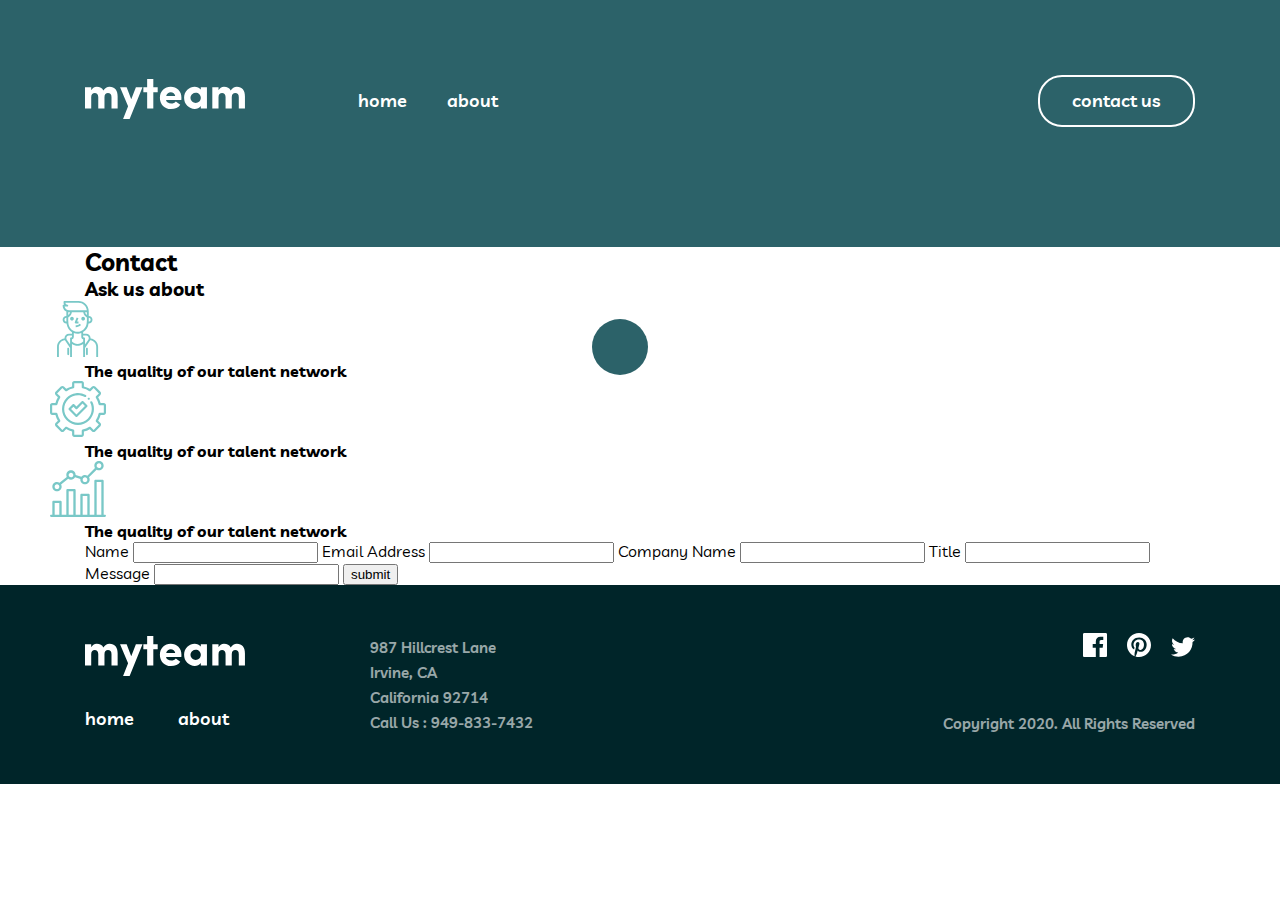
<file: contact.html>
<!DOCTYPE html>
<html lang="en">

<head>
    <meta charset="UTF-8">
    <meta name="viewport" content="width=device-width, initial-scale=1.0">
    <link rel="stylesheet" href="./assets/styles/styles.css">
    <title>Contact | My Team</title>
</head>

<body>
    
    <!-- Header -->

    <header class="contact-header">
        <div class="contact-header__inner container">

            <!-- Navbar -->

            <nav class="nav--contact">
                <div class="nav--contact__left">
                    <a href="#" class="nav-logo">
                        <img src="./assets/Images/myteam.svg" alt="logo" class="nav-logo__Image">
                    </a>
                </div>

                <a href="javascript:void(0)" class="burger" id="burger">
                    <span class="burger__line"></span>
                    <span class="burger__line"></span>
                    <span class="burger__line"></span>
                </a>


                <div class="nav__right">
                    <a href="#" class="nav-link">
                        home
                    </a>

                    <a href="#" class="nav-link">
                        about
                    </a>

                    <a href="#" class="nav-link--button">
                        contact us
                    </a>
                </div>
            </nav>
        </div>
    </header>

    <main class="contact-main">
        <div class="contact-main__inner container">
            <div class="contact-item-wrapper">
                <h2 class="contact-item-wrapper__heading">
                    Contact
                </h2>

                <h3 class="contact-item-wraapper__subheading">
                    Ask us about
                </h3>

                <div class="contact-item-wrapper__inner">
                    <div class="contact-item">
                        <div class="contact-item-inner">
                            <div class="team-item-left">
                                <svg class="team-item-left__icon" width="56" height="56" viewBox="0 0 56 56"
                                    xmlns="http://www.w3.org/2000/svg">
                                    <path fill-rule="evenodd" clip-rule="evenodd"
                                        d="M14.4958 0H28.4958C34.1565 0 38.7625 4.606 38.7625 10.2666V10.2667V14.9333C40.8214 14.9333 42.4958 16.6078 42.4958 18.6667C42.4958 20.7256 40.8214 22.4 38.7625 22.4H38.55C38.2613 26.0674 36.1975 29.2747 33.1623 31.101V32.6667H36.1118C38.6029 32.6667 40.6292 34.693 40.6291 37.1842C40.6298 37.2541 40.6289 37.3238 40.6263 37.3934L40.7476 37.4014C44.9636 37.9624 48.0958 41.5427 48.0959 45.7333V56H46.2292V45.7334C46.2292 42.4733 43.7932 39.6891 40.561 39.258L40.1563 39.2323C40.0733 39.3986 39.9798 39.5606 39.8759 39.7172L35.0291 46.9513V56H33.1623V42.9565C31.5585 44.1449 29.6053 44.8 27.5625 44.8C25.5193 44.8 23.5662 44.1451 21.9625 42.9571V56H20.0958V46.9507L15.251 39.7198C15.1464 39.5623 15.0523 39.3996 14.9689 39.2326L14.5023 39.2634C11.3318 39.689 8.89576 42.4732 8.89576 45.7333V56H7.02905V45.7333C7.02905 41.5426 10.1613 37.9633 14.3165 37.407L14.4982 37.3946C14.4954 37.3215 14.4943 37.2481 14.495 37.1746C14.495 34.6929 16.5212 32.6666 19.0123 32.6666H21.9625V31.1315C19.2932 29.5509 17.3029 26.8626 16.72 23.577C16.6621 23.2503 16.6183 22.9208 16.5903 22.5904L16.5756 22.4H16.3625C14.3035 22.4 12.6292 20.7255 12.6292 18.6666C12.6292 16.6077 14.3035 14.9333 16.3625 14.9333H16.3639L16.3626 10.5691C14.1571 9.51877 12.6292 7.26788 12.6292 4.66659C12.6292 4.15144 13.0473 3.7333 13.5625 3.7333H14.0636C13.7445 3.18358 13.5625 2.54603 13.5625 1.86659V0.933297C13.5625 0.418141 13.9806 0 14.4958 0ZM33.1623 35.672V34.5334H36.1118C37.5733 34.5334 38.7625 35.7234 38.7625 37.1934C38.768 37.7264 38.615 38.2415 38.3229 38.6811L35.0291 43.5973V37.5387C35.0292 37.0226 34.6119 36.6053 34.0958 36.6053H33.9371C33.4891 36.5287 33.1586 36.1377 33.1623 35.672ZM29.5133 32.4996C30.1282 32.3806 30.7236 32.2126 31.2956 32V35.6636C31.2863 36.8807 32.0563 37.9363 33.1623 38.3254V40.4479C31.7314 42.032 29.7086 42.9333 27.5625 42.9333C25.4163 42.9333 23.3935 42.0319 21.9625 40.4494V38.3264C23.0676 37.9373 23.8375 36.8826 23.8292 35.672V32.0136C25.0092 32.4416 26.2729 32.6723 27.5728 32.6723C28.2121 32.6723 28.8618 32.6153 29.5133 32.4996ZM20.0958 37.5387V43.5959L16.804 38.6829C16.51 38.2414 16.357 37.7253 16.3626 37.1839C16.3625 35.7224 17.5515 34.5333 19.0132 34.5333H21.9625V35.6786C21.9653 36.1377 21.6358 36.5288 21.1878 36.6054H21.0291C20.5139 36.6054 20.0958 37.0226 20.0958 37.5387ZM35.1286 11.1999H36.896L36.8969 14.0611C36.1833 13.4162 35.4004 12.4564 35.1286 11.1999ZM33.2295 11.1999C33.6437 14.0413 35.8703 15.7542 36.8976 16.4045L36.8986 19.5273L36.7016 22.0715C36.4422 26.3238 33.3398 29.8584 29.1725 30.6647C24.2034 31.5467 19.4396 28.2213 18.5567 23.2503C18.5092 22.9796 18.4727 22.7071 18.4503 22.4401L18.2292 19.6V16.4032C19.2574 15.752 21.4814 14.0394 21.8953 11.1999H33.2295ZM16.3625 16.8H16.3644L16.3653 19.6719L16.4317 20.5333H16.3625C15.333 20.5333 14.4958 19.6961 14.4958 18.6666C14.4958 17.6372 15.333 16.8 16.3625 16.8ZM19.9963 11.1999C19.7247 12.4555 18.9424 13.4148 18.2292 14.0597V11.1334C18.534 11.1772 18.8457 11.1999 19.1625 11.1999H19.9963ZM38.7625 19.6V16.8C39.7919 16.8 40.6292 17.6372 40.6292 18.6667C40.6292 19.6961 39.792 20.5334 38.7625 20.5334H38.6912L38.7625 19.6ZM14.59 5.6C15.0232 7.72702 16.9094 9.3333 19.1625 9.3333V9.33341H36.8435C36.3778 5.13898 32.8125 1.8667 28.4958 1.8667H15.4291C15.4291 2.89625 16.2663 3.73341 17.2958 3.73341C17.8109 3.73341 18.2291 4.15155 18.2291 4.6667C18.2291 5.18186 17.8109 5.6 17.2958 5.6H14.59ZM23.8292 17.7333C23.8292 18.7642 22.9934 19.6 21.9625 19.6C20.9315 19.6 20.0958 18.7642 20.0958 17.7333C20.0958 16.7023 20.9315 15.8666 21.9625 15.8666C22.9934 15.8666 23.8292 16.7023 23.8292 17.7333ZM33.1625 19.6C34.1934 19.6 35.0292 18.7642 35.0292 17.7333C35.0292 16.7023 34.1934 15.8666 33.1625 15.8666C32.1315 15.8666 31.2958 16.7023 31.2958 17.7333C31.2958 18.7642 32.1315 19.6 33.1625 19.6ZM27.0743 20.5333L28.4286 17.1472L26.6954 16.4537L24.8287 21.1204C24.7139 21.4079 24.7494 21.7346 24.923 21.9903C25.0966 22.246 25.386 22.4 25.6959 22.4H28.4959V20.5333H27.0743ZM25.8545 24.2667C27.3076 24.2657 28.674 23.7001 29.7026 22.6726L31.0223 23.9933C29.6419 25.3727 27.806 26.1324 25.8545 26.1334H25.6958V24.2667H25.8545ZM17.2959 47.6C17.2959 47.0839 17.714 46.6667 18.2292 46.6667C18.7443 46.6667 19.1625 47.0839 19.1625 47.6V53.2C19.1625 53.7161 18.7443 54.1333 18.2292 54.1333C17.714 54.1333 17.2959 53.7161 17.2959 53.2V47.6ZM35.9625 47.6C35.9625 47.0839 36.3796 46.6667 36.8958 46.6667C37.4119 46.6667 37.8292 47.0839 37.8291 47.6V53.2C37.8291 53.7161 37.4119 54.1333 36.8958 54.1333C36.3796 54.1333 35.9625 53.7161 35.9625 53.2V47.6Z" />
                                </svg>
                            </div>

                            <h4 class="contact-text">
                                The quality of our talent network
                            </h4>
                        </div>

                        <div class="contact-item-inner">
                            <svg class="team-item-left__icon" width="56" height="56" viewBox="0 0 56 56"
                                xmlns="http://www.w3.org/2000/svg">
                                <path fill-rule="evenodd" clip-rule="evenodd"
                                    d="M33.9062 53.8125C33.9062 55.0186 32.9249 56 31.7188 56H24.2812C23.0751 56 22.0938 55.0186 22.0938 53.8125V50.5471C20.0357 50.0092 18.0717 49.1948 16.2354 48.1177L13.9244 50.4287C13.0712 51.2815 11.6835 51.2815 10.8307 50.4287L5.57129 45.1693C4.71851 44.3165 4.71851 42.9288 5.57129 42.076L7.88226 39.7646C6.80518 37.9283 5.99084 35.9643 5.45294 33.9062H2.1875C0.981384 33.9062 0 32.9249 0 31.7188V24.2812C0 23.0751 0.981384 22.0938 2.1875 22.0938H5.44568C5.98187 20.0323 6.79535 18.0648 7.87244 16.2251L5.57129 13.924C4.71851 13.0712 4.71851 11.6835 5.57129 10.8307L10.8307 5.57129C11.6835 4.71851 13.0712 4.71851 13.9244 5.57129L16.2174 7.86475C18.0588 6.78253 20.0289 5.96478 22.0938 5.42517V2.1875C22.0938 0.981384 23.0751 0 24.2812 0H31.7188C32.9249 0 33.9062 0.981384 33.9062 2.1875V5.41791C35.9741 5.95581 37.948 6.77271 39.7924 7.85449L42.076 5.57129C42.9288 4.71851 44.3165 4.71851 45.1693 5.57129L50.4287 10.8307C51.2815 11.6835 51.2815 13.0712 50.4287 13.9244L48.1455 16.2076C49.2273 18.052 50.0442 20.0259 50.5821 22.0938H53.8125C55.0186 22.0938 56 23.0751 56 24.2812V31.7188C56 32.9249 55.0186 33.9062 53.8125 33.9062H50.5748C50.0352 35.9711 49.217 37.9412 48.1353 39.7826L50.4283 42.076C51.2811 42.9288 51.2811 44.3165 50.4283 45.1693L45.1693 50.4287C44.3165 51.2815 42.9288 51.2815 42.0756 50.4287L39.7749 48.1276C37.9348 49.2047 35.9673 50.0181 33.9062 50.5543V53.8125ZM16.0713 45.641C16.2747 45.641 16.4785 45.6974 16.6596 45.8127C18.7407 47.1415 21.0167 48.0853 23.4238 48.618C23.9249 48.7291 24.2812 49.173 24.2812 49.6862V53.8125H31.7188V49.6921C31.7188 49.1786 32.0759 48.7343 32.5775 48.624C34.988 48.0934 37.2674 47.1509 39.3519 45.823C39.7843 45.5474 40.3504 45.6094 40.7131 45.9721L43.6227 48.8817L48.8817 43.6227L45.9785 40.7195C45.6154 40.3564 45.5538 39.7894 45.8307 39.3566C47.1641 37.2717 48.1118 34.9902 48.6462 32.5762C48.7569 32.0751 49.2012 31.7188 49.7139 31.7188H53.8125V24.2812H49.7199C49.2064 24.2812 48.762 23.9241 48.6518 23.4225C48.1199 21.0051 47.174 18.7202 45.8405 16.6318C45.5645 16.199 45.6265 15.6329 45.9892 15.2698L48.8817 12.3773L43.6227 7.11835L40.7302 10.0108C40.3675 10.3735 39.801 10.4355 39.3682 10.1595C37.2798 8.82605 34.9949 7.88055 32.5775 7.34821C32.0759 7.23798 31.7188 6.79364 31.7188 6.28009V2.1875H24.2812V6.28607C24.2812 6.79919 23.9249 7.2431 23.4242 7.35419C21.0098 7.88867 18.7283 8.83588 16.6434 10.1693C16.211 10.4462 15.6436 10.3846 15.2809 10.0215L12.3773 7.11835L7.11835 12.3773L10.0279 15.2873C10.3906 15.6496 10.4526 16.2157 10.177 16.6481C8.84912 18.7326 7.90662 21.012 7.37598 23.4225C7.26575 23.9241 6.82141 24.2812 6.30786 24.2812H2.1875V31.7188H6.31384C6.82697 31.7188 7.27087 32.0755 7.38196 32.5762C7.91473 34.9838 8.85895 37.2593 10.1873 39.3404C10.4633 39.7732 10.4017 40.3397 10.0386 40.7025L7.11835 43.6227L12.3773 48.8821L15.2975 45.9614C15.509 45.7504 15.7889 45.641 16.0713 45.641ZM16.7083 39.2917C19.8217 42.4046 23.9108 43.9615 28 43.9615C32.0892 43.9615 36.1783 42.4046 39.2917 39.2917C44.1597 34.4241 45.3646 27.0182 42.2901 20.8641C42.0201 20.3237 41.363 20.1041 40.8229 20.3741C40.2825 20.6441 40.0633 21.3012 40.3333 21.8417C42.9865 27.1528 41.9462 33.5439 37.7451 37.7451C35.0581 40.432 31.5295 41.7753 28 41.7748C24.4714 41.7744 20.9419 40.4312 18.2554 37.7451C12.8819 32.3716 12.8819 23.6284 18.2554 18.2554C22.6026 13.9077 29.38 12.9691 34.736 15.9726C35.2628 16.2682 35.9293 16.0807 36.2249 15.5535C36.5201 15.0267 36.3326 14.3602 35.8058 14.0649C32.8296 12.3961 29.3181 11.7219 25.9167 12.1671C22.4039 12.6268 19.2197 14.1974 16.7083 16.7083C10.4821 22.9346 10.4821 33.0654 16.7083 39.2917ZM38.7572 18.8138C38.4684 18.8138 38.1873 18.6976 37.9826 18.4929C37.7792 18.2896 37.6635 18.0084 37.6635 17.72C37.6635 17.4321 37.7792 17.1501 37.9826 16.9467C38.186 16.7429 38.4684 16.6263 38.7572 16.6263C39.0447 16.6263 39.3267 16.7429 39.5305 16.9467C39.7339 17.1501 39.851 17.4321 39.851 17.72C39.851 18.0084 39.7339 18.2896 39.5305 18.4929C39.3259 18.6976 39.0447 18.8138 38.7572 18.8138ZM26.4564 36.0574C26.1663 36.0574 25.8881 35.9421 25.683 35.737L18.7664 28.8199C18.3391 28.3931 18.3391 27.7005 18.7664 27.2733L22.6893 23.3499C22.8944 23.1448 23.1725 23.0298 23.4626 23.0298C23.7527 23.0298 24.0313 23.1448 24.2364 23.3499L26.4564 25.5703L31.764 20.263C32.1909 19.8358 32.8834 19.8358 33.3107 20.263L37.2341 24.1864C37.6609 24.6132 37.6609 25.3058 37.2341 25.733L27.2301 35.737C27.0246 35.9421 26.7465 36.0574 26.4564 36.0574ZM21.0863 28.0466L26.4564 33.4166L34.9137 24.9597L32.5374 22.5834L27.2301 27.8906C27.025 28.0957 26.7465 28.2111 26.4564 28.2111C26.1663 28.2111 25.8881 28.0957 25.683 27.8906L23.4626 25.6702L21.0863 28.0466Z" />
                            </svg>

                            <h4 class="contact-text">
                                The quality of our talent network
                            </h4>
                        </div>

                        <div class="contact-item-inner">
                            <svg class="team-item-left__icon" width="56" height="56" viewBox="0 0 56 56"
                                xmlns="http://www.w3.org/2000/svg">
                                <path fill-rule="evenodd" clip-rule="evenodd"
                                    d="M44.3333 4.6667C44.3333 2.093 46.4263 0 49 0C51.5737 0 53.6667 2.093 53.6667 4.6667C53.6667 7.24041 51.5737 9.33341 49 9.33341C48.1355 9.33341 47.3252 9.09726 46.6303 8.68608L39.0194 16.297C39.4306 16.992 39.6667 17.8022 39.6667 18.6667C39.6667 21.2404 37.5737 23.3334 35 23.3334C32.4263 23.3334 30.3333 21.2404 30.3333 18.6667C30.3333 18.4032 30.3552 18.1447 30.3974 17.893L25.0246 16.3608C24.2129 17.7396 22.7129 18.6667 21 18.6667C19.9493 18.6667 18.9788 18.3179 18.1981 17.73L11.0811 23.4046C11.4541 24.075 11.6667 24.8465 11.6667 25.6667C11.6667 28.2404 9.5737 30.3334 7 30.3334C4.4263 30.3334 2.3333 28.2404 2.3333 25.6667C2.3333 23.093 4.4263 21 7 21C7.90488 21 8.75035 21.2587 9.46631 21.7061L16.7404 15.9062C16.4788 15.3239 16.3333 14.6787 16.3333 14C16.3333 11.4263 18.4263 9.3333 21 9.3333C23.5737 9.3333 25.6667 11.4263 25.6667 14C25.6667 14.0389 25.6662 14.0777 25.6653 14.1165L31.3656 15.742C32.2217 14.6803 33.5327 14 35 14C35.8645 14 36.6748 14.2361 37.3697 14.6473L44.9806 7.03637C44.5694 6.34145 44.3333 5.5312 44.3333 4.6667ZM19.2225 15.5101C19.209 15.491 19.1948 15.4722 19.18 15.4537C19.1649 15.4348 19.1494 15.4164 19.1334 15.3987C18.8404 15.0086 18.6667 14.524 18.6667 14C18.6667 12.7143 19.712 11.6667 21 11.6667C22.288 11.6667 23.3333 12.7144 23.3333 14C23.3333 15.2857 22.288 16.3333 21 16.3333C20.2882 16.3333 19.6506 16.0133 19.2225 15.5101ZM8.61291 23.982C8.1938 23.5805 7.62552 23.3334 7 23.3334C5.712 23.3334 4.6667 24.381 4.6667 25.6667C4.6667 26.9523 5.712 28 7 28C8.288 28 9.3333 26.9523 9.3333 25.6667C9.3333 25.0421 9.08657 24.4737 8.68515 24.0543C8.66023 24.0314 8.63612 24.0073 8.61291 23.982ZM47.3975 6.3613C47.3831 6.34522 47.3681 6.32945 47.3527 6.314C47.3373 6.29859 47.3215 6.28369 47.3055 6.26933C46.9096 5.85087 46.6667 5.28643 46.6667 4.6667C46.6667 3.381 47.712 2.33341 49 2.33341C50.288 2.33341 51.3333 3.38111 51.3333 4.6667C51.3333 5.9523 50.288 7 49 7C48.3796 7 47.8155 6.75694 47.3975 6.3613ZM52.5 18.6667C53.144 18.6667 53.6667 19.1893 53.6667 19.8334V53.6667H54.8333C55.4773 53.6667 56 54.1893 56.0001 54.8333C56.0001 55.4773 55.4774 56 54.8334 56H52.5159L52.5 56.0001H45.5L45.4841 56H38.5159L38.5 56.0001H31.5L31.4841 56H24.5159L24.5 56.0001H17.5L17.4841 56H10.5H3.5H1.1667C0.522703 56 0 55.4773 0 54.8333C0 54.1893 0.522703 53.6667 1.1667 53.6667H2.3333V40.8334C2.3333 40.1894 2.856 39.6667 3.5 39.6667H10.5C11.144 39.6667 11.6667 40.1893 11.6667 40.8333V53.6667H16.3333V29.1667C16.3333 28.5227 16.856 28 17.5 28H24.5C25.144 28 25.6667 28.5227 25.6667 29.1667V53.6667H30.3333V33.8334C30.3333 33.1894 30.856 32.6667 31.5 32.6667H38.5C39.144 32.6667 39.6667 33.1893 39.6667 33.8334V53.6667H44.3333V19.8334C44.3333 19.1894 44.856 18.6667 45.5 18.6667H52.5ZM51.3333 21V53.6667H46.6666V21H51.3333ZM37.3333 53.6667V35H32.6666V53.6667H37.3333ZM18.6666 30.3333H23.3333V53.6667H18.6666V30.3333ZM9.33341 53.6667V42H4.6667V53.6667H9.3333H9.33341ZM35 21C33.712 21 32.6667 19.9523 32.6667 18.6667C32.6667 17.381 33.712 16.3334 35 16.3334C36.288 16.3334 37.3333 17.3811 37.3333 18.6667C37.3333 19.9523 36.288 21 35 21Z" />
                            </svg>

                            <h4 class="contact-text">
                                The quality of our talent network
                            </h4>
                        </div>
                        
                    </div>
                </div>
            </div>

            <form action="https://echo.htmlacademy.ru/" class="contact-form">
                <label for="name" class="contact-form__label">Name</label>
                <input type="text" name="Name" id="name" class="contact-form__input">

                <label for="email" class="contact-form__label">Email Address</label>
                <input type="text" name="Email" id="email" class="contact-form__input">

                <label for="Company" class="contact-form__label">Company Name</label>
                <input type="text" name="Company name" id="Company" class="contact-form__input">
            
                <label for="title" class="contact-form__label">Title</label>
                <input type="text" name="Title" id="title" class="contact-form__input">

                <label for="message" class="contact-form__label">Message</label>
                <input type="text" name="message" id="message" class="contact-form__input">

                <button type="submit" class="contact-form__buttun">submit</button>
            </form>
        </div>
    </main>

    <!-- Footer -->

    <footer class="footer-desk">
        <div class="footer-desk__inner container">
            <div class="footer-left">
                <div class="footer-left__inner">
                    <a href="#" class="logo">
                        <img src="./assets/Images/myteam.svg" alt="logo" class="logo__img">
                    </a>

                    <div class="footer-links">
                        <a href="#" class="footer-links__link">
                            home
                        </a>

                        <a href="#" class="footer-links__link">
                            about
                        </a>
                    </div>
                </div>

                <div class="footer-left__right">
                    <a href="#" class="adress">987 Hillcrest Lane</a>
                    <a href="#" class="adress">Irvine, CA</a>
                    <a href="#" class="adress">California 92714</a>
                    <a href="tel:+9498337432" class="adress">Call Us : 949-833-7432</a>
                </div>
            </div>

            <div class="footer-right">
                <div class="footer-right__top">
                    <a href="#" class="socials">
                        <svg width="24" height="24" viewBox="0 0 24 24" xmlns="http://www.w3.org/2000/svg"
                            class="socials__icon">
                            <path
                                d="M22.675 0H1.325C0.593 0 0 0.593 0 1.325V22.676C0 23.407 0.593 24 1.325 24H12.82V14.706H9.692V11.084H12.82V8.413C12.82 5.313 14.713 3.625 17.479 3.625C18.804 3.625 19.942 3.724 20.274 3.768V7.008L18.356 7.009C16.852 7.009 16.561 7.724 16.561 8.772V11.085H20.148L19.681 14.707H16.561V24H22.677C23.407 24 24 23.407 24 22.675V1.325C24 0.593 23.407 0 22.675 0Z" />
                        </svg>
                    </a>

                    <a href="#" class="socials">
                        <svg width="24" height="24" viewBox="0 0 24 24" xmlns="http://www.w3.org/2000/svg"
                            class="socials__icon">
                            <path id="Path"
                                d="M12 0C5.373 0 0 5.372 0 12C0 17.084 3.163 21.426 7.627 23.174C7.522 22.225 7.427 20.769 7.669 19.733C7.887 18.796 9.076 13.768 9.076 13.768C9.076 13.768 8.717 13.049 8.717 11.986C8.717 10.318 9.684 9.072 10.888 9.072C11.911 9.072 12.406 9.841 12.406 10.762C12.406 11.791 11.751 13.33 11.412 14.757C11.129 15.951 12.011 16.926 13.189 16.926C15.322 16.926 16.961 14.677 16.961 11.431C16.961 8.558 14.897 6.549 11.949 6.549C8.535 6.549 6.531 9.11 6.531 11.756C6.531 12.787 6.928 13.894 7.424 14.494C7.522 14.613 7.536 14.718 7.507 14.839L7.174 16.199C7.121 16.419 7 16.466 6.772 16.36C5.273 15.662 4.336 13.471 4.336 11.711C4.336 7.926 7.086 4.449 12.265 4.449C16.428 4.449 19.663 7.416 19.663 11.38C19.663 15.516 17.056 18.844 13.436 18.844C12.22 18.844 11.077 18.213 10.686 17.466L9.938 20.319C9.667 21.362 8.936 22.669 8.446 23.465C9.57 23.812 10.763 24 12 24C18.627 24 24 18.627 24 12C24 5.372 18.627 0 12 0Z" />
                        </svg>
                    </a>

                    <a href="#" class="socials">
                        <svg width="24" height="20" viewBox="0 0 24 20" xmlns="http://www.w3.org/2000/svg"
                            class="socials__icon">
                            <path id="Path"
                                d="M24 2.55699C23.117 2.94899 22.168 3.21299 21.172 3.33199C22.189 2.72299 22.97 1.75799 23.337 0.607986C22.386 1.17199 21.332 1.58199 20.21 1.80299C19.313 0.845986 18.032 0.247986 16.616 0.247986C13.437 0.247986 11.101 3.21399 11.819 6.29299C7.728 6.08799 4.1 4.12799 1.671 1.14899C0.381 3.36199 1.002 6.25699 3.194 7.72299C2.388 7.69699 1.628 7.47599 0.965 7.10699C0.911 9.38799 2.546 11.522 4.914 11.997C4.221 12.185 3.462 12.229 2.69 12.081C3.316 14.037 5.134 15.46 7.29 15.5C5.22 17.123 2.612 17.848 0 17.54C2.179 18.937 4.768 19.752 7.548 19.752C16.69 19.752 21.855 12.031 21.543 5.10599C22.505 4.41099 23.34 3.54399 24 2.55699Z" />
                        </svg>
                    </a>
                </div>

                <p class="footer-right__copyright">
                    Copyright 2020. All Rights Reserved
                </p>
            </div>
        </div>
    </footer>

    <footer class="footer-tab">
        <div class="footer-tab__inner container">
            <div class="footer-left">
                <a href="#" class="footer-left__logo">
                    <img src="./assets/Images/myteam.svg" alt="logo" class="logo-img">
                </a>

                <div class="footer-links">
                    <a href="#" class="footer-links__link">
                        home
                    </a>

                    <a href="#" class="footer-links__link">
                        about
                    </a>
                </div>

                <div class="footer-right">
                    <div class="footer-right__top">
                        <a href="#" class="socials">
                            <svg width="24" height="24" viewBox="0 0 24 24" xmlns="http://www.w3.org/2000/svg"
                                class="socials__icon">
                                <path
                                    d="M22.675 0H1.325C0.593 0 0 0.593 0 1.325V22.676C0 23.407 0.593 24 1.325 24H12.82V14.706H9.692V11.084H12.82V8.413C12.82 5.313 14.713 3.625 17.479 3.625C18.804 3.625 19.942 3.724 20.274 3.768V7.008L18.356 7.009C16.852 7.009 16.561 7.724 16.561 8.772V11.085H20.148L19.681 14.707H16.561V24H22.677C23.407 24 24 23.407 24 22.675V1.325C24 0.593 23.407 0 22.675 0Z" />
                            </svg>
                        </a>

                        <a href="#" class="socials">
                            <svg width="24" height="24" viewBox="0 0 24 24" xmlns="http://www.w3.org/2000/svg"
                                class="socials__icon">
                                <path id="Path"
                                    d="M12 0C5.373 0 0 5.372 0 12C0 17.084 3.163 21.426 7.627 23.174C7.522 22.225 7.427 20.769 7.669 19.733C7.887 18.796 9.076 13.768 9.076 13.768C9.076 13.768 8.717 13.049 8.717 11.986C8.717 10.318 9.684 9.072 10.888 9.072C11.911 9.072 12.406 9.841 12.406 10.762C12.406 11.791 11.751 13.33 11.412 14.757C11.129 15.951 12.011 16.926 13.189 16.926C15.322 16.926 16.961 14.677 16.961 11.431C16.961 8.558 14.897 6.549 11.949 6.549C8.535 6.549 6.531 9.11 6.531 11.756C6.531 12.787 6.928 13.894 7.424 14.494C7.522 14.613 7.536 14.718 7.507 14.839L7.174 16.199C7.121 16.419 7 16.466 6.772 16.36C5.273 15.662 4.336 13.471 4.336 11.711C4.336 7.926 7.086 4.449 12.265 4.449C16.428 4.449 19.663 7.416 19.663 11.38C19.663 15.516 17.056 18.844 13.436 18.844C12.22 18.844 11.077 18.213 10.686 17.466L9.938 20.319C9.667 21.362 8.936 22.669 8.446 23.465C9.57 23.812 10.763 24 12 24C18.627 24 24 18.627 24 12C24 5.372 18.627 0 12 0Z" />
                            </svg>
                        </a>

                        <a href="#" class="socials">
                            <svg width="24" height="20" viewBox="0 0 24 20" xmlns="http://www.w3.org/2000/svg"
                                class="socials__icon">
                                <path id="Path"
                                    d="M24 2.55699C23.117 2.94899 22.168 3.21299 21.172 3.33199C22.189 2.72299 22.97 1.75799 23.337 0.607986C22.386 1.17199 21.332 1.58199 20.21 1.80299C19.313 0.845986 18.032 0.247986 16.616 0.247986C13.437 0.247986 11.101 3.21399 11.819 6.29299C7.728 6.08799 4.1 4.12799 1.671 1.14899C0.381 3.36199 1.002 6.25699 3.194 7.72299C2.388 7.69699 1.628 7.47599 0.965 7.10699C0.911 9.38799 2.546 11.522 4.914 11.997C4.221 12.185 3.462 12.229 2.69 12.081C3.316 14.037 5.134 15.46 7.29 15.5C5.22 17.123 2.612 17.848 0 17.54C2.179 18.937 4.768 19.752 7.548 19.752C16.69 19.752 21.855 12.031 21.543 5.10599C22.505 4.41099 23.34 3.54399 24 2.55699Z" />
                            </svg>
                        </a>
                    </div>
                </div>
            </div>

            <div class="footer-right">
                <div class="footer-right__inner">
                    <a href="#" class="adress">987 Hillcrest Lane</a>
                    <a href="#" class="adress">Irvine, CA</a>
                    <a href="#" class="adress">California 92714</a>
                    <a href="tel:+9498337432" class="adress">Call Us : 949-833-7432</a>
                </div>

                <p class="footer-right__copyright">
                    Copyright 2020. All Rights Reserved
                </p>

            </div>
        </div>
    </footer>

    <script src="./assets/scripts/Main.js"></script>
</body>

</html>
</file>
<file: assets/styles/styles.css>
@charset "UTF-8";
/* Imports */
/* Mixins */
body {
  margin: 0;
  padding: 0;
  font-family: 'Livvic';
}

h1, h2, h3, h4, h5, h6, p {
  margin: 0;
  padding: 0;
}

li {
  list-style-type: none;
}

a {
  text-decoration: none;
}

blockquote {
  margin: 0;
}

/* variables */
/* Fonts */
@font-face {
  font-family: 'Livvic';
  src: url("../Fonts/Livvic-Medium.eot");
  src: url("../Fonts/Livvic-Medium.eot?#iefix") format("embedded-opentype"), url("../Fonts/Livvic-Medium.woff") format("woff"), url("../Fonts/Livvic-Medium.ttf") format("truetype");
  font-weight: 500;
  font-style: normal;
  font-display: swap;
}

@font-face {
  font-family: 'Livvic';
  src: url("../Fonts/Livvic-Bold.eot");
  src: url("../Fonts/Livvic-Bold.eot?#iefix") format("embedded-opentype"), url("../Fonts/Livvic-Bold.woff") format("woff"), url("../Fonts/Livvic-Bold.ttf") format("truetype");
  font-weight: bold;
  font-style: normal;
  font-display: swap;
}

@font-face {
  font-family: 'Livvic';
  src: url("../Fonts/Livvic-Regular.eot");
  src: url("../Fonts/Livvic-Regular.eot?#iefix") format("embedded-opentype"), url("../Fonts/Livvic-Regular.woff") format("woff"), url("../Fonts/Livvic-Regular.ttf") format("truetype");
  font-weight: normal;
  font-style: normal;
  font-display: swap;
}

@font-face {
  font-family: 'Livvic';
  src: url("../Fonts/Livvic-SemiBold.eot");
  src: url("../Fonts/Livvic-SemiBold.eot?#iefix") format("embedded-opentype"), url("../Fonts/Livvic-SemiBold.woff") format("woff"), url("../Fonts/Livvic-SemiBold.ttf") format("truetype");
  font-weight: 600;
  font-style: normal;
  font-display: swap;
}

/* styles */
.container {
  max-width: 1110px;
  margin: 0 auto;
  padding: 0 15px;
}

/* header */
.modal {
  display: none;
}

.header {
  background-color: #014E56;
  background-image: url(../Images/icons/Group8.svg);
  background-repeat: no-repeat;
  background-position: left;
}

.header__inner {
  background-image: url(../Images/icons/Group4.svg);
  background-repeat: no-repeat;
  background-size: 35%;
  background-position: bottom right;
  padding-top: 75px;
  padding-bottom: 250px;
}

/* navbar */
.nav {
  display: -webkit-box;
  display: -ms-flexbox;
  display: flex;
  -webkit-box-pack: justify;
      -ms-flex-pack: justify;
          justify-content: space-between;
  -webkit-box-align: center;
      -ms-flex-align: center;
          align-items: center;
  margin-bottom: 130px;
}

.nav__right {
  display: -webkit-box;
  display: -ms-flexbox;
  display: flex;
  -webkit-box-align: center;
      -ms-flex-align: center;
          align-items: center;
  -webkit-box-pack: justify;
      -ms-flex-pack: justify;
          justify-content: space-between;
}

.nav-link {
  font-style: normal;
  font-weight: 600;
  font-size: 18px;
  line-height: 28px;
  color: #FFFFFF;
  text-decoration: none;
  margin-right: 40px;
}

.nav-link:last-child {
  margin-right: 0;
}

.nav-link:hover {
  color: #F67E7E;
}

.nav-link--button {
  margin-left: 500px;
  padding: 10px 32px;
  border: 2px solid #fff;
  -webkit-box-sizing: border-box;
          box-sizing: border-box;
  border-radius: 24px;
  font-style: normal;
  font-weight: 600;
  font-size: 18px;
  line-height: 28px;
  color: #FFFFFF;
  text-decoration: none;
}

.nav-link--button:hover {
  background: #FFFFFF;
  color: #002529;
}

/* Burger */
.burger {
  height: 17px !important;
  display: none;
  position: relative;
  z-index: 1;
}

.burger__line {
  height: 1px;
  width: 20px;
  margin-bottom: 4px;
  background-color: #fff;
  display: block;
}

/* Site Hero */
.site-hero {
  display: -webkit-box;
  display: -ms-flexbox;
  display: flex;
  -webkit-box-pack: justify;
      -ms-flex-pack: justify;
          justify-content: space-between;
  -webkit-box-align: center;
      -ms-flex-align: center;
          align-items: center;
}

.site-hero__left {
  width: 50%;
}

.site-hero__right {
  width: 38%;
}

.big-heading {
  font-style: normal;
  font-weight: bold;
  font-size: 100px;
  line-height: 100px;
  color: #fff;
  width: 100%;
}

.big-heading--red {
  color: #F67E7E;
}

.hero-line {
  width: 50px;
  height: 4px;
  display: inline-block;
  background: #79C8C7;
  margin-bottom: 75px;
}

.primary-text {
  font-style: normal;
  font-weight: 600;
  font-size: 18px;
  line-height: 28px;
  color: #fff;
  margin: 0;
}

/* Main */
/* Team Section */
.team-section {
  background: #012F34;
  background-image: url(../Images/icons/Group_8.svg);
  background-repeat: no-repeat;
  background-position: right bottom;
}

.team-section__inner {
  display: -webkit-box;
  display: -ms-flexbox;
  display: flex;
  -webkit-box-align: start;
      -ms-flex-align: start;
          align-items: flex-start;
  -webkit-box-pack: justify;
      -ms-flex-pack: justify;
          justify-content: space-between;
  position: relative;
  padding: 200px 0 140px 0;
}

.team-right {
  width: 40%;
}

.team-right__line {
  position: absolute;
  top: 150px;
  left: 0;
  width: 50px;
  height: 4px;
  display: inline-block;
  background-color: #F67E7E;
}

.team-right__heading {
  font-style: normal;
  font-weight: bold;
  font-size: 48px;
  line-height: 48px;
  color: #FFFFFF;
}

.team-left {
  width: 50%;
}

.team-left__item {
  display: -webkit-box;
  display: -ms-flexbox;
  display: flex;
  -webkit-box-pack: justify;
      -ms-flex-pack: justify;
          justify-content: space-between;
  margin-bottom: 32px;
}

.team-left__item:last-child {
  margin: 0;
}

.team-item-left {
  position: relative;
}

.team-item-left::after {
  content: '';
  position: absolute;
  margin: auto;
  top: 18px;
  bottom: auto;
  left: -40px;
  right: 0;
  background-image: url(../Images/icons/Oval.svg);
  background-repeat: no-repeat;
  width: 56px;
  height: 56px;
}

.team-item-left__icon {
  fill: #79C8C7;
  position: relative;
  right: 35px;
  z-index: 12;
}

.team-item-left:hover {
  fill: #F67E7E;
}

.team-item-right__heading {
  font-style: normal;
  font-weight: bold;
  font-size: 18px;
  line-height: 28px;
  color: #F67E7E;
  margin-bottom: 16px;
}

.team-item-right__text {
  font-style: normal;
  font-weight: 600;
  font-size: 15px;
  line-height: 25px;
  color: #FFFFFF;
  mix-blend-mode: normal;
  opacity: 0.8;
}

/* Stories Section */
.stories-section {
  background: #004047;
  background-image: url(../Images/storiesTop.svg), url(../Images/storiesBottom.svg);
  background-size: 147px 100px, 200px 100px;
  background-position: left top, bottom right;
  background-repeat: no-repeat;
}

.stories-section__inner {
  padding-top: 140px;
  padding-bottom: 151px;
}

.stories-top {
  width: 85%;
  margin: auto;
  margin-bottom: 92px;
}

.stories-top__heading {
  text-align: center;
  font-style: normal;
  font-weight: bold;
  font-size: 48px;
  line-height: 48px;
  color: #FFFFFF;
}

.blue-text {
  color: #79C8C7;
}

.stories-bottom {
  display: -webkit-box;
  display: -ms-flexbox;
  display: flex;
  -webkit-box-pack: justify;
      -ms-flex-pack: justify;
          justify-content: space-between;
  -webkit-box-align: center;
      -ms-flex-align: center;
          align-items: center;
}

.stories-bottom__item {
  display: -webkit-box;
  display: -ms-flexbox;
  display: flex;
  -webkit-box-pack: justify;
      -ms-flex-pack: justify;
          justify-content: space-between;
  -webkit-box-align: center;
      -ms-flex-align: center;
          align-items: center;
  -webkit-box-orient: vertical;
  -webkit-box-direction: normal;
      -ms-flex-direction: column;
          flex-direction: column;
  position: relative;
  width: 30%;
}

.stories-bottom__item::after {
  content: '';
  position: absolute;
  margin: auto;
  top: -30px;
  bottom: 0;
  left: 0;
  right: 0;
  background-image: url(../Images/icons/“.svg);
  background-repeat: no-repeat;
  background-position: top;
  background-size: 67px 56px;
  z-index: 1;
}

.stories-bottom .primary-text {
  font-style: normal;
  font-weight: 600;
  font-size: 15px;
  line-height: 25px;
  color: #fff;
  text-align: center;
  position: relative;
  z-index: 2;
  margin-bottom: 24px;
}

.stories-bottom .primary-text--bottom {
  margin-bottom: 32px;
  font-style: normal;
  font-weight: 600;
  font-size: 15px;
  line-height: 25px;
  color: #fff;
}

.stories-bottom .name-heading {
  font-style: normal;
  font-weight: 700;
  font-size: 18px;
  line-height: 28px;
  color: #79C8C7;
  margin-bottom: 2px;
}

.stories-bottom .team-img {
  width: 62px;
  height: 62px;
}

/* Little Section */
.little-section {
  background-color: #F67E7E;
  padding: 76px 0;
  background-color: 0;
  background-image: url("../Images/icons/Grouplittle.svg");
  background-size: 174px 130px;
  background-position: bottom left;
  background-repeat: no-repeat;
}

.little-section__inner {
  display: -webkit-box;
  display: -ms-flexbox;
  display: flex;
  -ms-flex-pack: distribute;
      justify-content: space-around;
  -webkit-box-align: center;
      -ms-flex-align: center;
          align-items: center;
}

.primary-heading--blue {
  font-style: normal;
  font-weight: bold;
  font-size: 48px;
  line-height: 48px;
  color: #012F34;
}

.primary-button {
  font-style: normal;
  font-weight: 600;
  font-size: 18px;
  line-height: 28px;
  color: #012f34;
  padding: 10px 32px;
  border: 2px solid #012F34;
  -webkit-box-sizing: border-box;
          box-sizing: border-box;
  border-radius: 24px;
  -webkit-transition: all ease 0.5s;
  transition: all ease 0.5s;
}

.primary-button:hover {
  background: #012F34;
  color: #FFFFFF;
}

/* Footer */
.footer-desk {
  background: #002529;
}

.footer-desk__inner {
  padding: 48px 0;
  display: -webkit-box;
  display: -ms-flexbox;
  display: flex;
  -webkit-box-pack: justify;
      -ms-flex-pack: justify;
          justify-content: space-between;
  -webkit-box-align: center;
      -ms-flex-align: center;
          align-items: center;
}

.footer-left {
  display: -webkit-box;
  display: -ms-flexbox;
  display: flex;
  -webkit-box-pack: justify;
      -ms-flex-pack: justify;
          justify-content: space-between;
  -webkit-box-align: center;
      -ms-flex-align: center;
          align-items: center;
}

.footer-left__inner {
  margin-right: 125px;
}

.logo {
  display: inline-block;
  margin-bottom: 25px;
}

.footer-links__link {
  font-style: normal;
  font-weight: 600;
  font-size: 18px;
  line-height: 28px;
  color: #FFFFFF;
  margin-right: 40px;
}

.footer-links__link:hover {
  color: #F67E7E;
}

.footer-links__link:last-child {
  margin-right: 0;
}

.adress {
  font-style: normal;
  font-weight: 600;
  font-size: 15px;
  line-height: 25px;
  color: #fff;
  display: block;
  mix-blend-mode: normal;
  opacity: 0.6;
}

.adress:hover {
  color: #F67E7E;
}

.footer-right {
  display: -webkit-box;
  display: -ms-flexbox;
  display: flex;
  -webkit-box-orient: vertical;
  -webkit-box-direction: normal;
      -ms-flex-direction: column;
          flex-direction: column;
  -webkit-box-align: end;
      -ms-flex-align: end;
          align-items: flex-end;
}

.footer-right__top {
  margin-bottom: 50px;
}

.footer-right__copyright {
  font-style: normal;
  font-weight: 600;
  font-size: 15px;
  line-height: 25px;
  color: #fff;
  mix-blend-mode: normal;
  opacity: 0.6;
}

.socials {
  margin-right: 16px;
}

.socials:last-child {
  margin-right: 0;
}

.socials__icon {
  fill: #FFFFFF;
  -webkit-transition: all ease 0.5s;
  transition: all ease 0.5s;
}

.socials__icon:hover {
  fill: #F67E7E;
  -webkit-transform: scale(1.5);
          transform: scale(1.5);
}

.footer-tab {
  display: none;
}

/* About Page */
.header-about {
  background-color: #014E56;
  background-image: url("../Images/icons/abouthero.svg") !important;
  background-repeat: no-repeat;
  background-position: right bottom;
  background-size: 100px 200px;
}

.header-about__inner {
  padding-top: 75px;
  padding-bottom: 120px;
}

.site-hero-about {
  display: -webkit-box;
  display: -ms-flexbox;
  display: flex;
  -webkit-box-align: center;
      -ms-flex-align: center;
          align-items: center;
  -webkit-box-pack: justify;
      -ms-flex-pack: justify;
          justify-content: space-between;
}

.site-hero-about__left {
  width: 35%;
}

.site-hero-about__right {
  width: 65%;
}

.hero-line.about {
  background-color: #F67E7E;
  top: -40px;
}

/* Team About */
.team-about {
  background-color: #004047;
  background-image: url(../Images/icons/aboutteamtop.svg), url(../Images/icons/aboutteambottom.svg);
  background-repeat: no-repeat;
  background-position: left top, bottom right;
  background-size: 100px 200px, 147px 100px;
}

.team-about__inner {
  padding-top: 140px;
  padding-bottom: 168px;
}

.primary-heading {
  text-align: center;
  margin-bottom: 64px;
  font-style: normal;
  font-weight: bold;
  font-size: 48px;
  line-height: 48px;
  color: #FFFFFF;
}

.our-team {
  display: -webkit-box;
  display: -ms-flexbox;
  display: flex;
  -webkit-box-pack: justify;
      -ms-flex-pack: justify;
          justify-content: space-between;
  -webkit-box-align: center;
      -ms-flex-align: center;
          align-items: center;
  -ms-flex-wrap: wrap;
      flex-wrap: wrap;
}

.our-team__item {
  background: #012F34;
  padding-top: 32px;
  padding-bottom: 56px;
  width: 30%;
  display: -webkit-box;
  display: -ms-flexbox;
  display: flex;
  -webkit-box-pack: justify;
      -ms-flex-pack: justify;
          justify-content: space-between;
  -webkit-box-align: center;
      -ms-flex-align: center;
          align-items: center;
  -webkit-box-orient: vertical;
  -webkit-box-direction: normal;
      -ms-flex-direction: column;
          flex-direction: column;
  position: relative;
  margin-bottom: 76px;
}

.our-team__item:nth-child(1n+4) {
  margin: 0;
}

.our-team__item.opened .team-modal {
  width: 100%;
  opacity: 1;
}

.our-team__item.opened .plus {
  background-color: #79C8C7;
  -webkit-transform: rotate(45deg);
          transform: rotate(45deg);
}

.team-first-item {
  display: -webkit-box;
  display: -ms-flexbox;
  display: flex;
  -webkit-box-align: center;
      -ms-flex-align: center;
          align-items: center;
  -webkit-box-orient: vertical;
  -webkit-box-direction: normal;
      -ms-flex-direction: column;
          flex-direction: column;
}

.team-modal {
  position: absolute;
  z-index: 0;
  opacity: 0;
  top: 0;
  right: 0;
  width: 100%;
  display: -webkit-box;
  display: -ms-flexbox;
  display: flex;
  -webkit-box-pack: justify;
      -ms-flex-pack: justify;
          justify-content: space-between;
  -webkit-box-align: center;
      -ms-flex-align: center;
          align-items: center;
  -webkit-box-orient: vertical;
  -webkit-box-direction: normal;
      -ms-flex-direction: column;
          flex-direction: column;
  background: #002529;
  padding-top: 35px;
  padding-bottom: 65px;
  -webkit-transition: all ease 0.5s;
  transition: all ease 0.5s;
}

.modal-header__heading {
  font-style: normal;
  font-weight: 700;
  font-size: 18px;
  line-height: 28px;
  color: #79C8C7;
  margin-bottom: 8px;
  text-align: center;
}

.modal-body__text {
  font-style: normal;
  font-weight: 600;
  font-size: 15px;
  line-height: 25px;
  color: #fff;
  text-align: center;
  margin-bottom: 24px;
}

.modal-footer {
  display: -webkit-box;
  display: -ms-flexbox;
  display: flex;
  -webkit-box-pack: center;
      -ms-flex-pack: center;
          justify-content: center;
}

.modal-footer__social {
  margin-right: 16px;
}

.modal-footer__social:last-child {
  margin: 0;
}

.our-image {
  width: 96px;
  height: 96px;
  -o-object-fit: contain;
     object-fit: contain;
  margin-bottom: 16px;
}

.name-heading {
  font-style: normal;
  font-weight: 700;
  font-size: 18px;
  line-height: 28px;
  color: #79C8C7;
  margin-bottom: 2px;
}

.primary-text--bottom {
  font-style: normal;
  font-weight: 600;
  font-size: 15px;
  line-height: 25px;
  color: #fff;
}

.plus {
  width: 56px;
  height: 56px;
  background-color: #F67E7E;
  display: -webkit-box;
  display: -ms-flexbox;
  display: flex;
  -webkit-box-align: center;
      -ms-flex-align: center;
          align-items: center;
  -webkit-box-pack: center;
      -ms-flex-pack: center;
          justify-content: center;
  border-radius: 50%;
  position: absolute;
  bottom: -28px;
  -webkit-transition: all ease 0.5s;
  transition: all ease 0.5s;
}

/* Clients Section */
.clients-section {
  background: #012F34;
  background-image: url(../Images/icons/clients-bg.svg);
  background-repeat: no-repeat;
  background-position: left top;
  background-size: 200px 200px;
}

.clients-section__inner {
  padding-top: 140px;
  padding-bottom: 140px;
}

.clients-list {
  display: -webkit-box;
  display: -ms-flexbox;
  display: flex;
  -webkit-box-pack: justify;
      -ms-flex-pack: justify;
          justify-content: space-between;
  -webkit-box-align: center;
      -ms-flex-align: center;
          align-items: center;
}

/* Contact Page */
.contact-header {
  background-color: #2C6269;
}

.contact-header__inner {
  padding-top: 75px;
  padding-bottom: 120px;
}

.nav--contact {
  margin: 0;
  display: -webkit-box;
  display: -ms-flexbox;
  display: flex;
  -webkit-box-pack: justify;
      -ms-flex-pack: justify;
          justify-content: space-between;
  -webkit-box-align: center;
      -ms-flex-align: center;
          align-items: center;
}

/* Imports */
/* Mixins */
body {
  margin: 0;
  padding: 0;
  font-family: 'Livvic';
}

h1, h2, h3, h4, h5, h6, p {
  margin: 0;
  padding: 0;
}

li {
  list-style-type: none;
}

a {
  text-decoration: none;
}

blockquote {
  margin: 0;
}

/* variables */
/* Nav Tablet */
@media screen and (max-width: 768px) {
  .container {
    max-width: 720px;
  }
  .header {
    background-image: none;
  }
  .header__inner {
    padding-top: 75px;
    padding-bottom: 240px;
    background-image: url(../Images/icons/Group4.svg);
    background-repeat: no-repeat;
    background-size: 50%;
    background-position: bottom;
  }
  .nav {
    -webkit-box-align: center;
        -ms-flex-align: center;
            align-items: center;
  }
  .nav__right {
    -webkit-box-align: center;
        -ms-flex-align: center;
            align-items: center;
  }
  .nav-link--button {
    margin-left: 170px;
  }
}

/* Hero Tablet */
@media screen and (max-width: 768px) {
  .site-hero {
    -webkit-box-orient: vertical;
    -webkit-box-direction: normal;
        -ms-flex-direction: column;
            flex-direction: column;
  }
  .site-hero__left {
    text-align: center;
    margin-bottom: 24px;
  }
  .site-hero__right {
    width: 76%;
    text-align: center;
  }
  .big-heading {
    font-style: normal;
    font-weight: bold;
    font-size: 64px;
    line-height: 56px;
    color: #FFFFFF;
  }
  .hero-line {
    display: none;
  }
  .team-item-left__icon {
    fill: #79C8C7;
  }
  .team-item-left__icon:hover {
    fill: #F67E7E;
  }
}

/* Team Taablet */
@media screen and (max-width: 768px) {
  .team-section {
    background-position: right top;
  }
  .team-section__inner {
    -webkit-box-orient: vertical;
    -webkit-box-direction: normal;
        -ms-flex-direction: column;
            flex-direction: column;
    padding-top: 136px;
    padding-bottom: 100px;
    -webkit-box-align: left;
        -ms-flex-align: left;
            align-items: left;
    padding-left: 100px;
  }
  .team-right {
    width: 60%;
  }
  .team-right__line {
    top: 100px;
    left: 100px;
  }
  .team-right__heading {
    font-style: normal;
    font-weight: bold;
    font-size: 32px;
    line-height: 32px;
    color: #FFFFFF;
    margin-bottom: 65px;
  }
  .team-left {
    width: 80%;
    position: relative;
    left: 30px;
  }
}

/* Stories Section */
@media screen and (max-width: 768px) {
  .stories-section__inner {
    padding: 100px 0 20px 0;
  }
  .stories-top {
    width: 65%;
  }
  .stories-top__heading {
    font-style: normal;
    font-weight: 700;
    font-size: 32px;
    line-height: 32px;
    color: #FFFFFF;
  }
  .stories-bottom {
    -webkit-box-orient: vertical;
    -webkit-box-direction: normal;
        -ms-flex-direction: column;
            flex-direction: column;
  }
  .stories-bottom__item {
    width: 80%;
    margin-bottom: 80px;
  }
  .stories-bottom__item:last-child {
    margin-bottom: 0;
  }
}

/* Little Section */
@media screen and (max-width: 768px) {
  .little-section {
    background-size: 165px 120px;
  }
  .primary-heading--blue {
    font-style: normal;
    font-weight: 700;
    font-size: 32px;
    line-height: 32px;
    color: #012F34;
  }
}

/* Footer */
@media screen and (max-width: 768px) {
  .footer-desk {
    display: none;
  }
  .footer-tab {
    display: block;
    background: #002529;
  }
  .footer-tab__inner {
    padding-top: 56px;
    display: -webkit-box;
    display: -ms-flexbox;
    display: flex;
    -webkit-box-pack: justify;
        -ms-flex-pack: justify;
            justify-content: space-between;
  }
  .footer-left {
    -webkit-box-orient: vertical;
    -webkit-box-direction: normal;
        -ms-flex-direction: column;
            flex-direction: column;
    -webkit-box-align: start;
        -ms-flex-align: start;
            align-items: flex-start;
  }
  .logo-img {
    width: 96px;
    height: 24px;
    -o-object-fit: contain;
       object-fit: contain;
    margin-bottom: 53px;
  }
  .footer-links {
    margin-bottom: 32px;
  }
  .footer-links__link {
    margin-right: 24px;
    font-style: normal;
    font-weight: 600;
    font-size: 15px;
    line-height: 25px;
    color: #FFFFFF;
  }
  .footer-links__link:last-child {
    margin-bottom: 0;
  }
  .footer-right__inner {
    margin-bottom: 35px;
  }
  .adress {
    text-align: right;
  }
}

/* About Page */
@media screen and (max-width: 768px) {
  /* About Header and Hero */
  .header-about__inner {
    padding-top: 65px;
    padding-bottom: 114px;
  }
  .site-hero-about {
    -webkit-box-orient: vertical;
    -webkit-box-direction: normal;
        -ms-flex-direction: column;
            flex-direction: column;
  }
  .big-heading {
    text-align: center;
    margin-bottom: 24px;
  }
  .primary-text {
    text-align: center;
  }
  .site-hero-about__right {
    width: 75%;
  }
  /* Team About */
  .team-about__inner {
    padding: 100px 97px 128px 97px;
  }
  .our-team {
    -webkit-box-align: start;
        -ms-flex-align: start;
            align-items: flex-start;
  }
  .our-team__item {
    width: 48%;
    margin-bottom: 76px;
    -ms-flex-pack: distribute;
        justify-content: space-around;
  }
  .our-team__item:nth-child(1n+5) {
    margin: 0;
  }
  /* Clients About */
  .clients-section {
    background-position: 0 -100px;
    background-size: 200px 200px;
  }
  .clients-section__inner {
    padding-top: 100px;
    padding-bottom: 100px;
  }
  .primary-heading {
    font-style: normal;
    font-weight: 700;
    font-size: 32px;
    line-height: 32px;
    color: #FFFFFF;
  }
  .clients {
    height: 30px;
    width: 120px;
    -o-object-fit: contain;
       object-fit: contain;
  }
}

/* Imports */
/* Mixins */
body {
  margin: 0;
  padding: 0;
  font-family: 'Livvic';
}

h1, h2, h3, h4, h5, h6, p {
  margin: 0;
  padding: 0;
}

li {
  list-style-type: none;
}

a {
  text-decoration: none;
}

blockquote {
  margin: 0;
}

/* variables */
/* Nav Mobile */
@media screen and (max-width: 576px) {
  .header__inner {
    background-size: 80%;
    padding-bottom: 200px;
  }
  .container {
    max-width: 540px;
  }
  .nav {
    margin-bottom: 80px;
  }
  .nav__right {
    display: none;
    -webkit-box-orient: vertical;
    -webkit-box-direction: normal;
        -ms-flex-direction: column;
            flex-direction: column;
    -webkit-box-align: start;
        -ms-flex-align: start;
            align-items: flex-start;
  }
  .nav-link {
    margin: 0;
    margin-bottom: 25px;
  }
  .nav-link--button {
    margin: 0;
  }
  .burger {
    display: block;
  }
}

/* Hero Mobile */
@media screen and (max-width: 576px) {
  .site-hero__left {
    width: 60%;
  }
  .site-hero__right {
    width: 100%;
  }
  .big-heading {
    margin: 0;
    font-style: normal;
    font-weight: bold;
    font-size: 40px;
    line-height: 40px;
    color: #FFFFFF;
  }
  .primary-text {
    width: 100%;
  }
}

/* Team Section Mobile */
@media screen and (max-width: 576px) {
  .team-section__inner {
    padding-top: 100px;
    padding-bottom: 65px;
    padding-left: 24px;
    -webkit-box-align: start;
        -ms-flex-align: start;
            align-items: flex-start;
  }
  .team-right {
    width: 65%;
  }
  .team-right__line {
    top: 65px;
    left: 24px;
  }
  .team-left {
    -webkit-box-align: center;
        -ms-flex-align: center;
            align-items: center;
    text-align: center;
    left: 0;
    margin: 0;
    margin: auto;
    width: 85%;
  }
  .team-left__item {
    -webkit-box-orient: vertical;
    -webkit-box-direction: normal;
        -ms-flex-direction: column;
            flex-direction: column;
  }
  .team-item-left {
    margin-bottom: 32px;
    left: 15px;
  }
}

/* Stories Section */
@media screen and (max-width: 576px) {
  .stories-section__inner {
    padding-top: 140px;
    padding-bottom: 164px;
  }
  .stories-top {
    width: 75%;
    margin-bottom: 84px;
  }
  .stories-bottom__item {
    width: 77%;
  }
}

/* Little Section */
@media screen and (max-width: 576px) {
  .little-section__inner {
    -webkit-box-orient: vertical;
    -webkit-box-direction: normal;
        -ms-flex-direction: column;
            flex-direction: column;
    -webkit-box-align: center;
        -ms-flex-align: center;
            align-items: center;
    text-align: center;
    width: 70%;
  }
  .little-section .primary-heading--blue {
    margin-bottom: 24px;
  }
}

/* Footer */
@media screen and (max-width: 576px) {
  .footer-tab {
    display: none;
  }
  .footer-desk {
    display: block;
  }
  .footer-desk__inner {
    -webkit-box-orient: vertical;
    -webkit-box-direction: normal;
        -ms-flex-direction: column;
            flex-direction: column;
    -webkit-box-align: center;
        -ms-flex-align: center;
            align-items: center;
    padding: 65px 0;
  }
  .footer-left {
    -webkit-box-orient: vertical;
    -webkit-box-direction: normal;
        -ms-flex-direction: column;
            flex-direction: column;
    -webkit-box-align: center;
        -ms-flex-align: center;
            align-items: center;
    text-align: center;
  }
  .footer-left__inner {
    margin: 0;
  }
  .footer-left__right {
    margin-bottom: 40px;
  }
  .footer-right {
    -webkit-box-align: center;
        -ms-flex-align: center;
            align-items: center;
  }
  .adress {
    text-align: center;
  }
}

/* Modal */
/* Modal View */
.modal {
  display: -webkit-box;
  display: -ms-flexbox;
  display: flex;
  overflow: hidden;
  width: 0;
  -webkit-transition: all ease 0.5s;
  transition: all ease 0.5s;
  height: 0;
  position: absolute;
  top: 0;
}

.modal__overlay {
  width: 0;
  height: 100vh;
  background-color: #2C6269;
  opacity: 0;
  position: fixed;
  z-index: 0;
}

.modal__window {
  width: 0;
  height: 100vh;
  opacity: 0;
  background-color: #2C6269;
  position: fixed;
  right: 0;
  z-index: 0;
  padding: 112px 25px 0 48px;
  -webkit-box-sizing: border-box;
          box-sizing: border-box;
  display: -webkit-box;
  display: -ms-flexbox;
  display: flex;
  -webkit-box-orient: vertical;
  -webkit-box-direction: normal;
      -ms-flex-direction: column;
          flex-direction: column;
  position: fixed;
  background-image: url(../Images/icons/modal-img.svg);
  background-repeat: no-repeat;
  background-position: right bottom;
  background-size: 100px 200px;
  -webkit-transition: all ease 1s;
  transition: all ease 1s;
}

.modal__window.opened {
  width: 70%;
  opacity: 1;
  z-index: 3;
}

.modal__overlay.opened {
  width: 100%;
  opacity: 0.9;
}

.modal.opened {
  height: 100vh;
}

.modal-x {
  position: absolute;
  right: 25px;
  top: 56px;
}

.modal-bottom {
  width: 90%;
  display: -webkit-box;
  display: -ms-flexbox;
  display: flex;
  -webkit-box-orient: vertical;
  -webkit-box-direction: normal;
      -ms-flex-direction: column;
          flex-direction: column;
}

.nav-link--button {
  text-align: center;
}

body.no-scroll {
  position: relative;
  overflow: hidden;
}

/* About Page */
@media screen and (max-width: 576px) {
  .header-about {
    background-position: right 130%;
  }
  .header-about__inner {
    padding-top: 48px;
    padding-bottom: 108px;
  }
  .site-hero-about__right {
    width: 100%;
  }
  .big-heading {
    margin-bottom: 16px;
  }
  .primary-text {
    width: 100%;
  }
  /* Team About */
  .team-about {
    background-position: left -100px, bottom right;
  }
  .team-about__inner {
    padding: 88px 0 116px 0;
  }
  .our-team {
    -webkit-box-pack: center;
        -ms-flex-pack: center;
            justify-content: center;
  }
  .our-team__item {
    width: 90%;
    margin-bottom: 52px;
  }
  .our-team__item:nth-child(1n+6) {
    border-radius: 1px;
    margin: 0 !important;
  }
  .clients-list {
    -webkit-box-orient: vertical;
    -webkit-box-direction: normal;
        -ms-flex-direction: column;
            flex-direction: column;
  }
  .clients-list__img {
    margin-bottom: 57px;
  }
  .clients-list__img:last-child {
    margin-bottom: 0;
  }
}
/*# sourceMappingURL=styles.css.map */
</file>
